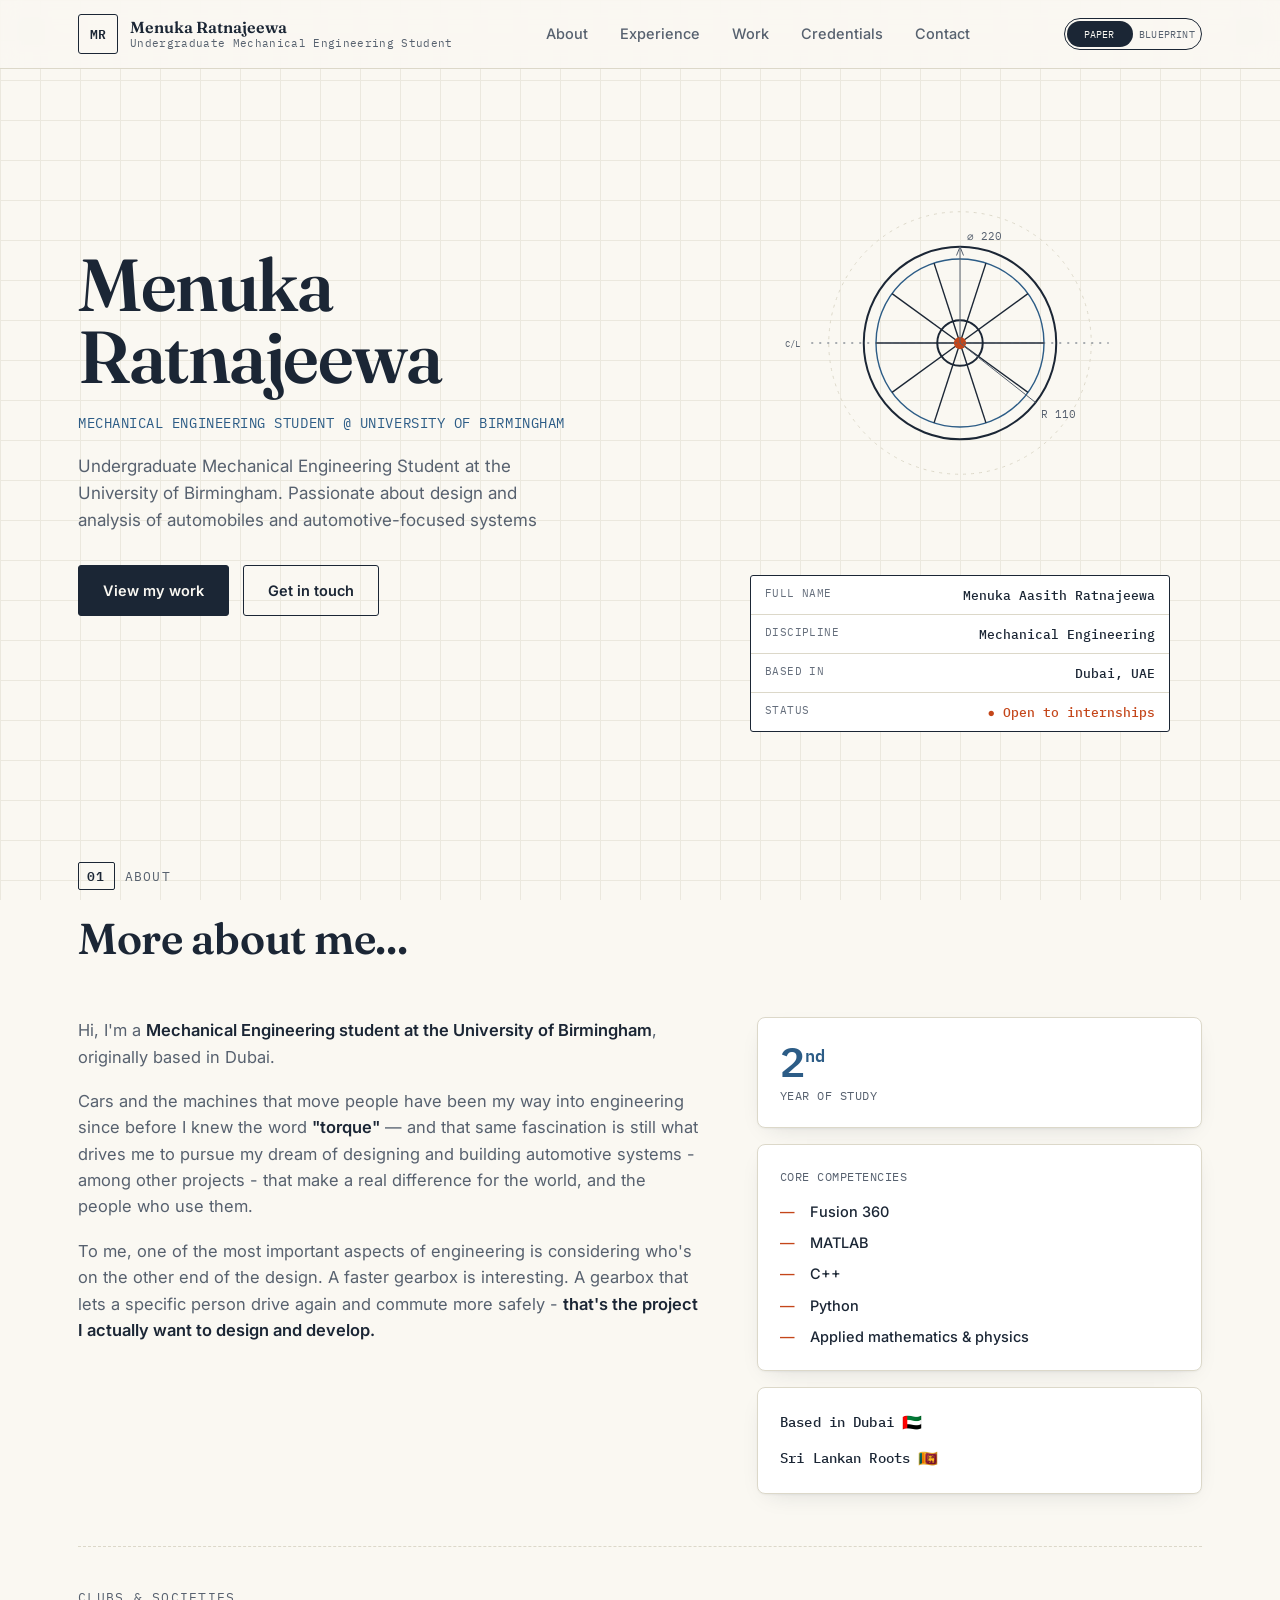
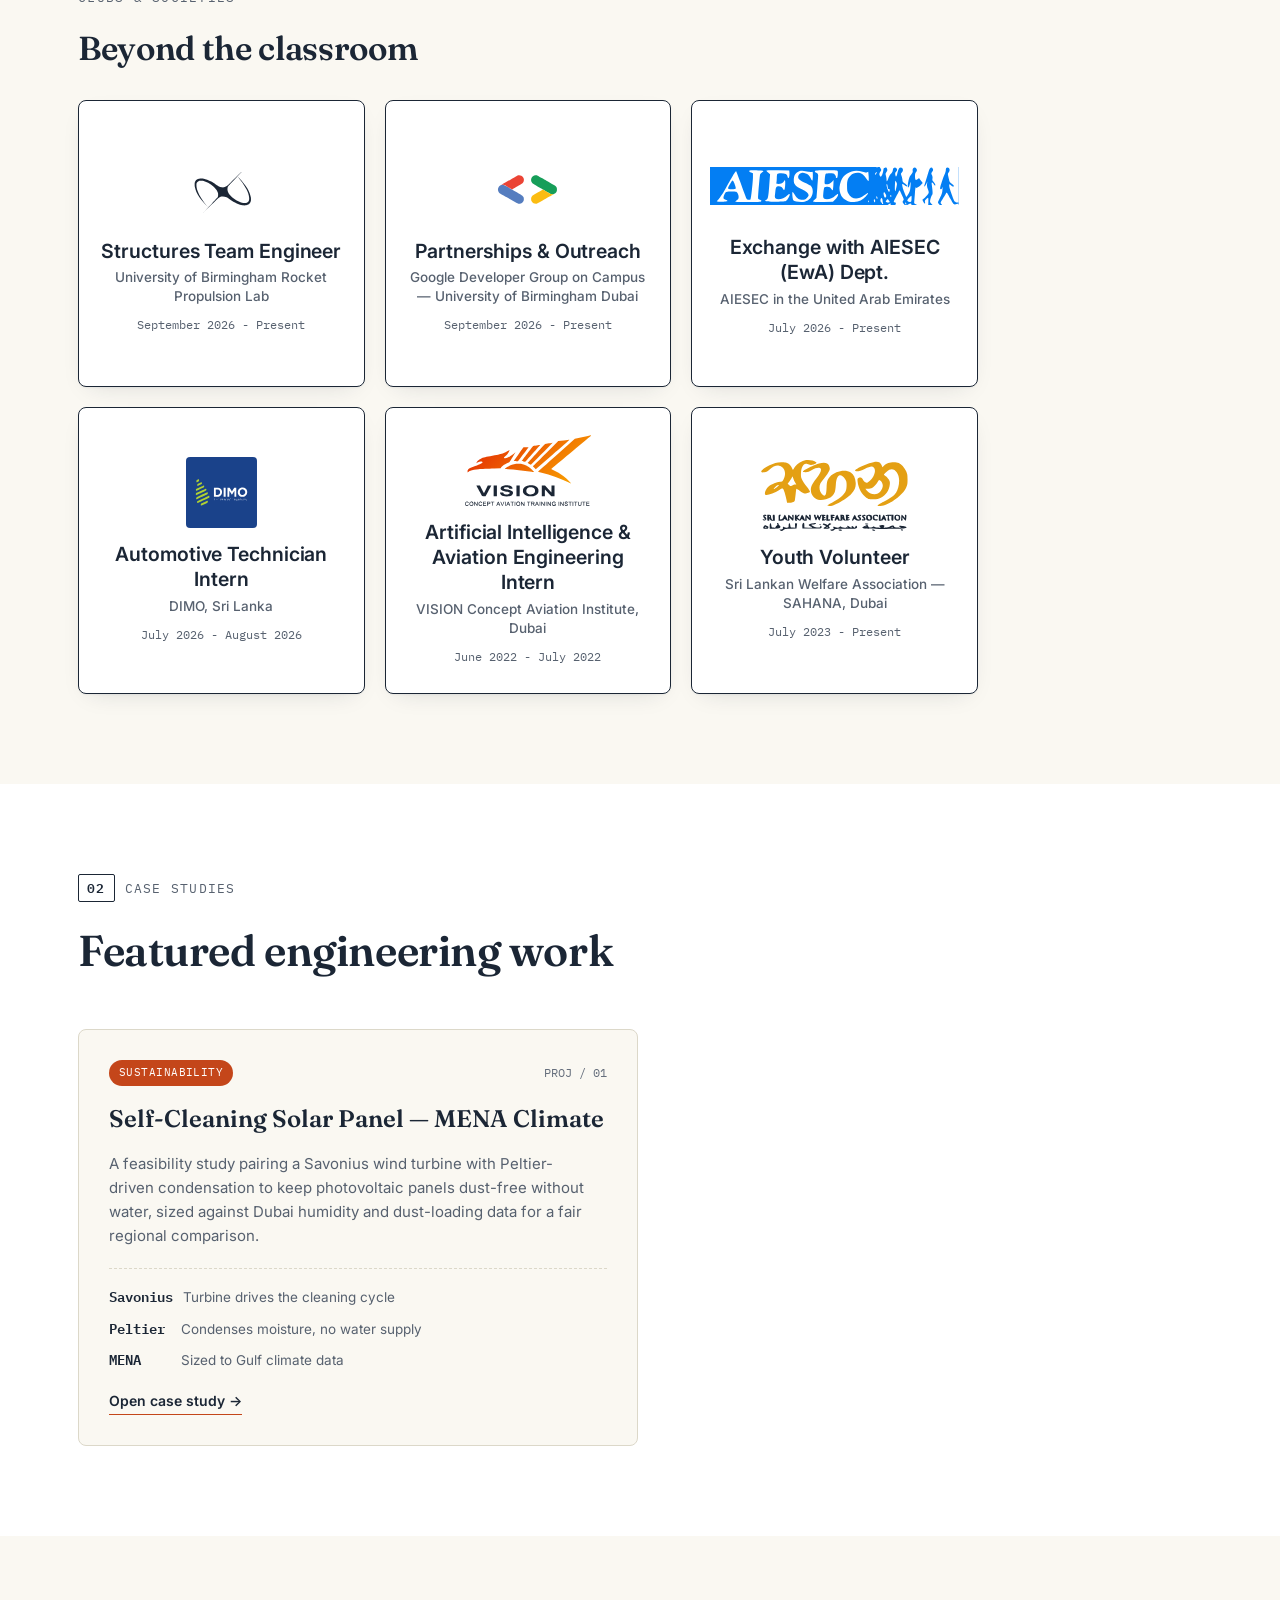
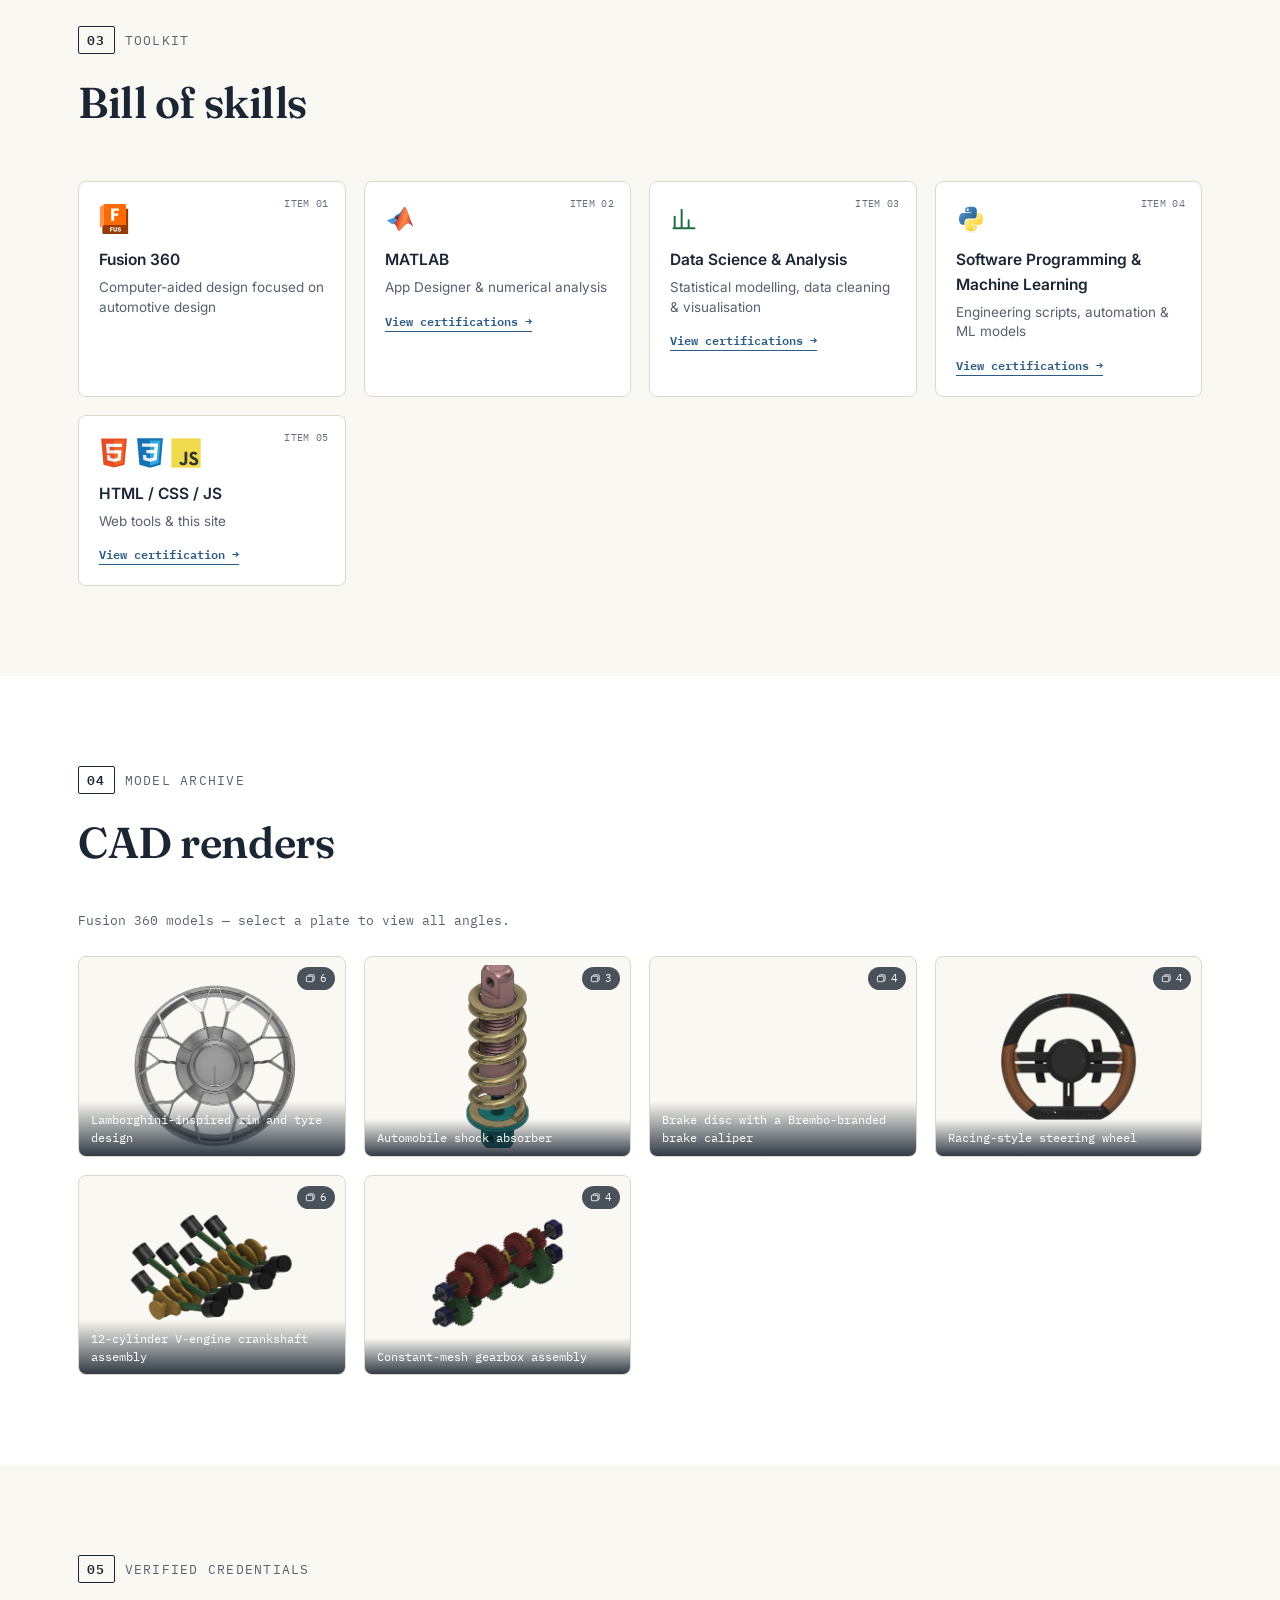
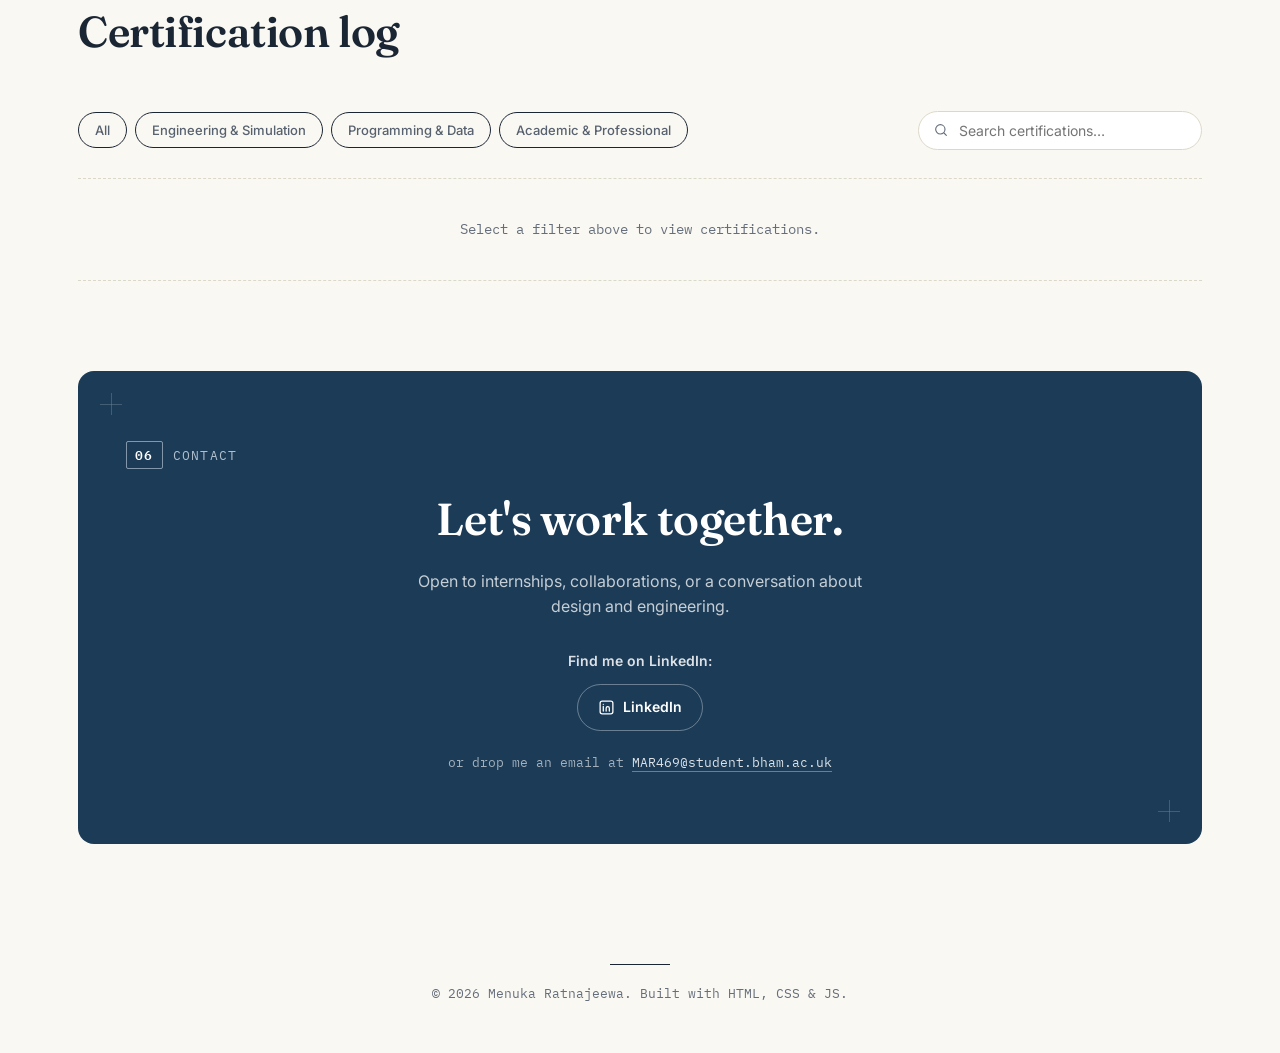
<file: index.html>
<!DOCTYPE html>
<html lang="en">
<head>
<meta charset="UTF-8">
<meta name="viewport" content="width=device-width, initial-scale=1.0">
<title>Menuka Ratnajeewa — Mechanical Engineering Portfolio</title>
<meta name="description" content="Portfolio of Menuka Ratnajeewa, Mechanical Engineering student at the University of Birmingham — automotive systems &amp; assistive design.">
<meta property="og:type" content="website">
<meta property="og:title" content="Menuka Ratnajeewa — Mechanical Engineering Portfolio">
<meta property="og:description" content="Portfolio of Menuka Ratnajeewa, Mechanical Engineering student at the University of Birmingham — automotive systems &amp; assistive design.">
<meta name="theme-color" content="#FAF8F2" id="themeColor">
<link rel="icon" href="data:image/svg+xml,%3Csvg xmlns='http://www.w3.org/2000/svg' viewBox='0 0 32 32'%3E%3Crect x='1' y='1' width='30' height='30' rx='3' fill='%23FAF8F2' stroke='%231B2635' stroke-width='2'/%3E%3Ctext x='16' y='21' font-family='monospace' font-size='13' font-weight='700' text-anchor='middle' fill='%231B2635'%3EMR%3C/text%3E%3C/svg%3E">

<!-- Apply saved / system theme before first paint (prevents a light-theme flash) and
     flag JS availability so scroll-reveal content is never hidden when scripts fail. -->
<script>
(function(){
  var d = document.documentElement, t = null;
  d.classList.add("js");
  try{ t = localStorage.getItem("theme"); }catch(e){}
  if(t !== "dark" && t !== "light"){
    t = (window.matchMedia && matchMedia("(prefers-color-scheme: dark)").matches) ? "dark" : "light";
  }
  d.setAttribute("data-theme", t);
  var m = document.getElementById("themeColor");
  if(m) m.setAttribute("content", t === "dark" ? "#0E2A44" : "#FAF8F2");
})();
</script>

<link rel="preconnect" href="https://fonts.googleapis.com">
<link rel="preconnect" href="https://fonts.gstatic.com" crossorigin>
<link href="https://fonts.googleapis.com/css2?family=Fraunces:opsz,wght@9..144,500;9..144,600&family=Inter:wght@400;500;600;700&family=IBM+Plex+Mono:wght@400;500;600&display=swap" rel="stylesheet">
<link rel="stylesheet" href="styles.css">
</head>
<body>

<a class="skip-link" href="#top">Skip to content</a>

<!-- REGISTRATION MARKS (decorative print/drafting motif) -->
<span class="regmark regmark--tl" aria-hidden="true"></span>
<span class="regmark regmark--tr" aria-hidden="true"></span>

<!-- NAV / SHEET HEADER -->
<header class="topbar">
  <div class="topbar__inner">
    <a href="#top" class="brand">
      <span class="brand__stamp">MR</span>
      <span class="brand__text">
        <strong>Menuka Ratnajeewa</strong>
        <em>Undergraduate Mechanical Engineering Student</em>
      </span>
    </a>
    <nav class="navlinks" id="navlinks" aria-label="Primary">
      <a href="#about" data-nav>About</a>
      <a href="#clubs" data-nav>Experience</a>
      <a href="#projects" data-nav>Work</a>
      <a href="#certifications" data-nav>Credentials</a>
      <a href="#contact" data-nav>Contact</a>
    </nav>
    <button class="navtoggle" id="navToggle" type="button" aria-label="Toggle navigation" aria-expanded="false" aria-controls="navlinks">
      <span></span><span></span><span></span>
    </button>
    <button class="themetoggle" id="themeToggle" type="button" aria-label="Toggle blueprint mode" aria-pressed="false">
      <span class="themetoggle__track">
        <span class="themetoggle__label themetoggle__label--paper">Paper</span>
        <span class="themetoggle__label themetoggle__label--blue">Blueprint</span>
        <span class="themetoggle__knob"></span>
      </span>
    </button>
  </div>
</header>

<main id="top">

  <!-- HERO -->
  <section class="hero" id="hero" aria-labelledby="hero-title">
    <div class="hero__inner">
      <div class="hero__copy">
        <h1 class="hero__name" id="hero-title">Menuka<br>Ratnajeewa</h1>
        <p class="hero__role">Mechanical Engineering Student @ University of Birmingham</p>
        <p class="hero__sub">Undergraduate Mechanical Engineering Student at the University of Birmingham. Passionate about design and analysis of automobiles and automotive-focused systems</p>
        <div class="hero__cta">
          <a href="#projects" class="btn btn--primary">View my work</a>
          <a href="#contact" class="btn btn--ghost">Get in touch</a>
        </div>
      </div>

      <div class="hero__figure">
        <svg class="techdraw" id="techdraw" viewBox="0 0 480 480" role="img" aria-label="Technical line drawing of a wheel with dimension callouts">
          <circle cx="240" cy="240" r="150" class="td-construction"/>
          <circle cx="240" cy="240" r="110" class="td-rim"/>
          <circle cx="240" cy="240" r="96" class="td-rim td-rim--inner"/>
          <g id="spokes"></g>
          <circle cx="240" cy="240" r="26" class="td-hub"/>
          <circle cx="240" cy="240" r="7" class="td-hub-bolt"/>

          <g class="td-dim">
            <line x1="240" y1="240" x2="240" y2="130"/>
            <path d="M236 140 L240 130 L244 140" fill="none"/>
            <text x="248" y="122" class="td-label">⌀ 220</text>
          </g>
          <g class="td-dim">
            <line x1="240" y1="240" x2="326.4" y2="308"/>
            <text x="332" y="326" class="td-label">R 110</text>
          </g>
          <g class="td-dim">
            <line x1="70" y1="240" x2="410" y2="240" stroke-dasharray="2 6"/>
            <text x="40" y="244" class="td-label td-label--sm">C/L</text>
          </g>
        </svg>

        <div class="titleblock">
          <div class="titleblock__row">
            <span class="titleblock__k">Full Name</span>
            <span class="titleblock__v">Menuka Aasith Ratnajeewa</span>
          </div>
          <div class="titleblock__row">
            <span class="titleblock__k">Discipline</span>
            <span class="titleblock__v">Mechanical Engineering</span>
          </div>
          <div class="titleblock__row">
            <span class="titleblock__k">Based in</span>
            <span class="titleblock__v">Dubai, UAE</span>
          </div>
          <div class="titleblock__row">
            <span class="titleblock__k">Status</span>
            <span class="titleblock__v titleblock__v--live">Open to internships</span>
          </div>
        </div>
      </div>
    </div>
  </section>

  <!-- ABOUT -->
  <section class="section" id="about" aria-labelledby="about-title">
    <div class="section__head">
      <p class="eyebrow"><span class="eyebrow__index">01</span>About</p>
      <h2 class="section__title" id="about-title">More about me...</h2>
    </div>

    <div class="about__grid">
      <div class="about__text reveal">
        <p>Hi, I'm a <strong>Mechanical Engineering student at the University of Birmingham</strong>, originally based in Dubai.</p>

        <p>Cars and the machines that move people have been my way into engineering since before I knew the word
          <strong>"torque"</strong> — and that same fascination is still what drives me to pursue my dream of designing and
          building automotive systems - among other projects - that make a real difference for the world, and the people
          who use them.</p>

        <p>To me, one of the most important aspects of engineering is considering who's on the other end of the design.
          A faster gearbox is interesting. A gearbox that lets a specific person drive again and commute more
          safely - <strong>that's the project I actually want to design and develop.</strong></p>
      </div>

      <div class="about__specs reveal">
        <div class="speccard">
          <span class="speccard__num">2<sup>nd</sup></span>
          <span class="speccard__label">Year of study</span>
        </div>
        <div class="speccard speccard--wide">
          <span class="speccard__label speccard__label--top">Core competencies</span>
          <ul class="speccard__list">
            <li>Fusion 360</li>
            <li>MATLAB</li>
            <li>C++</li>
            <li>Python</li>
            <li>Applied mathematics &amp; physics</li>
          </ul>
        </div>
        <div class="speccard speccard--origin">
          <span class="speccard__origin-line">Based in Dubai <span aria-hidden="true">🇦🇪</span></span>
          <span class="speccard__origin-line">Sri Lankan Roots<span aria-hidden="true">🇱🇰</span></span>
        </div>
      </div>
    </div>


    <div class="involvement reveal" id="clubs">
      <div class="involvement__head">
        <p class="eyebrow">Clubs &amp; societies</p>
        <h3 class="section__title involvement__title">Beyond the classroom</h3>
      </div>
      <div class="involvement__grid">
        <div class="involvement__item">
          <span class="involvement__icon involvement__icon--rpl">
            <svg viewBox="0 0 918 798" xmlns="http://www.w3.org/2000/svg" aria-hidden="true"><g transform="translate(0,798) scale(0.1,-0.1)"><path d="M6664 5837 c-459 -460 -1110 -1103 -1273 -1255 -90 -84 -197 -176
-238 -204 -199 -134 -381 -179 -581 -144 -113 20 -236 65 -356 130 -49 27
-166 101 -260 165 -344 232 -408 273 -548 347 -313 166 -636 294 -846 334
-140 27 -271 34 -389 20 -205 -22 -352 -81 -462 -185 -76 -72 -117 -140 -153
-255 -20 -66 -23 -94 -23 -245 0 -138 5 -190 23 -277 73 -342 202 -663 386
-963 126 -203 311 -453 505 -680 144 -168 343 -384 457 -495 l107 -105 -118
145 c-350 432 -654 876 -847 1240 -138 260 -239 533 -284 768 -21 107 -26 170
-27 287 -1 128 2 160 21 214 42 128 127 215 257 263 52 20 79 23 210 23 176 0
249 -13 465 -85 480 -158 987 -511 1260 -878 91 -122 172 -277 201 -388 17
-62 22 -107 21 -209 0 -100 -5 -148 -21 -209 -23 -88 -14 -75 -240 -316 -80
-86 -175 -187 -210 -225 -35 -39 -132 -142 -216 -230 -83 -88 -223 -236 -310
-330 -87 -93 -258 -276 -379 -405 -121 -129 -240 -257 -265 -285 -25 -27 161
155 414 406 980 970 1167 1150 1280 1231 87 63 229 131 318 153 40 9 108 16
165 16 132 0 262 -34 412 -108 68 -34 227 -132 389 -241 151 -101 302 -201
336 -222 79 -48 370 -195 495 -250 198 -88 393 -149 555 -175 127 -21 319 -19
430 4 113 23 225 66 298 115 106 71 184 183 222 321 9 33 19 116 22 185 4 91
1 155 -11 235 -51 330 -188 700 -373 1008 -140 235 -329 492 -557 757 -187
217 -473 522 -509 542 -11 5 15 -30 55 -79 189 -225 433 -553 593 -797 135
-205 223 -354 310 -527 175 -345 260 -617 287 -921 15 -166 2 -264 -47 -365
-60 -121 -162 -191 -319 -220 -243 -43 -656 69 -1037 282 -135 75 -292 180
-409 273 -128 101 -321 297 -403 407 -37 50 -92 140 -122 200 -92 183 -121
350 -91 522 9 50 24 112 33 137 18 45 65 98 403 456 81 85 286 304 456 486
170 181 404 431 520 555 199 211 270 290 262 289 -1 -1 -111 -110 -244 -243z" fill="currentColor"/></g></svg>
          </span>
          <span class="involvement__body">
            <span class="involvement__role">Structures Team Engineer</span>
            <span class="involvement__org">University of Birmingham Rocket Propulsion Lab</span>
            <span class="involvement__date">September 2026 - Present</span>
          </span>
        </div>

        <div class="involvement__item">
          <span class="involvement__icon involvement__icon--gdg">
            <svg viewBox="0 0 447 447" xmlns="http://www.w3.org/2000/svg" aria-hidden="true"><g transform="translate(0,447) scale(0.1,-0.1)"><path d="M2709 3129 c-26 -4 -64 -15 -85 -25 -58 -28 -120 -96 -144 -162 -30
-78 -24 -169 15 -240 15 -28 39 -62 54 -76 14 -14 64 -47 111 -74 47 -27 130
-75 185 -107 55 -32 156 -90 225 -130 69 -40 202 -116 295 -170 290 -168 319
-183 368 -196 104 -26 230 18 298 104 21 26 43 65 49 85 14 51 12 159 -4 204
-25 71 -70 112 -208 194 -174 101 -262 153 -438 254 -80 45 -197 113 -260 150
-155 90 -259 150 -292 167 -39 20 -115 30 -169 22z" fill="#169E59"/><path d="M584 2519 c-53 -15 -127 -71 -161 -122 -70 -105 -65 -242 13 -345 30
-38 73 -67 259 -174 72 -41 191 -110 265 -153 145 -84 324 -187 514 -296 65
-37 134 -73 154 -80 45 -15 124 -15 179 0 59 16 133 78 168 142 27 48 30 63
30 139 0 71 -4 93 -25 134 -14 27 -44 65 -66 85 -38 32 -272 171 -913 538
-118 68 -231 128 -250 133 -43 12 -125 12 -167 -1z" fill="#557DBF"/><path d="M3130 2191 c-185 -108 -347 -201 -447 -258 -115 -65 -157 -103 -195
-176 -18 -34 -23 -58 -23 -127 0 -77 3 -90 31 -140 35 -63 109 -125 168 -141
51 -14 138 -13 182 1 20 7 73 34 118 60 87 50 294 171 441 255 50 29 144 84
210 122 66 38 152 87 190 109 l70 39 -91 6 -90 5 -225 131 c-226 131 -265 153
-271 152 -2 0 -32 -17 -68 -38z" fill="#FBBC12"/><path d="M1690 3133 c-55 -7 -104 -26 -187 -75 -238 -139 -375 -218 -668 -386
-77 -44 -162 -94 -190 -111 l-50 -31 45 5 c25 4 67 1 93 -5 28 -6 119 -51 215
-107 92 -53 201 -116 243 -140 l76 -43 49 26 c27 15 96 55 154 89 58 34 155
90 215 125 200 115 224 131 250 162 45 53 68 109 72 178 4 50 0 78 -17 122
-24 65 -85 134 -143 161 -41 20 -117 34 -157 30z" fill="#EB4435"/></g></svg>
          </span>
          <span class="involvement__body">
            <span class="involvement__role">Partnerships &amp; Outreach</span>
            <span class="involvement__org">Google Developer Group on Campus — University of Birmingham Dubai</span>
            <span class="involvement__date">September 2026 - Present</span>
          </span>
        </div>

        <div class="involvement__item">
          <span class="involvement__icon involvement__icon--aiesec">
            <svg viewBox="0 0 469 73" xmlns="http://www.w3.org/2000/svg" aria-hidden="true">
<rect x="0" y="0" width="469" height="73" fill="#037EF3"/>
<g transform="translate(0,73) scale(0.1,-0.1)"><path d="M3138 723 c6 -2 18 -2 25 0 6 3 1 5 -13 5 -14 0 -19 -2 -12 -5z
M3218 701 c16 -29 16 -31 -6 -60 -16 -21 -21 -38 -16 -55 3 -14 11 -30 18 -35
9 -8 17 -1 30 27 10 20 21 60 25 87 5 45 9 50 33 53 23 3 30 -2 38 -24 9 -23
7 -33 -11 -58 -20 -27 -21 -34 -11 -73 7 -24 12 -57 12 -73 0 -17 4 -30 8 -30
5 0 16 25 26 56 11 35 30 68 49 85 22 20 32 40 36 71 5 36 10 44 30 46 25 4
51 -19 51 -45 0 -7 -9 -22 -21 -34 -16 -16 -20 -28 -14 -55 3 -19 10 -34 15
-34 5 0 14 19 20 43 23 98 34 122 58 125 51 7 70 -50 30 -90 -21 -21 -21 -22
-5 -69 9 -25 17 -61 17 -78 0 -25 8 -36 39 -57 22 -14 42 -32 45 -40 10 -26
-16 -26 -43 0 -15 14 -32 26 -39 26 -20 0 2 -92 45 -190 l24 -55 20 25 c42 54
56 95 61 178 3 45 3 80 1 78 -3 -2 -10 -26 -17 -52 -13 -51 -36 -72 -36 -32 0
47 21 152 37 182 9 17 26 44 39 59 18 21 22 35 17 57 -10 54 41 82 71 39 16
-23 12 -43 -13 -72 -10 -12 -15 -37 -15 -73 1 -31 6 -60 11 -65 6 -6 19 -2 37
12 16 13 31 18 34 12 4 -5 20 -26 36 -46 l28 -37 -27 -31 c-28 -35 -95 -76
-95 -59 0 5 -4 10 -9 10 -5 0 -12 -44 -15 -97 -3 -54 -9 -124 -12 -156 -6 -57
-6 -57 25 -70 17 -7 28 -16 24 -20 -3 -4 43 -7 103 -7 l110 0 3 75 c1 41 -1
75 -6 75 -4 0 -21 -12 -36 -26 -23 -21 -27 -31 -22 -55 9 -41 -11 -37 -32 6
l-17 36 51 44 c27 24 56 57 62 73 10 24 9 37 -9 83 -16 39 -20 66 -16 99 l6
45 -19 -41 c-18 -39 -41 -66 -41 -47 0 4 16 60 36 123 20 63 41 133 48 156 20
74 56 96 78 49 10 -22 8 -30 -11 -55 -20 -29 -21 -31 -5 -61 10 -21 14 -43 10
-65 -6 -27 -2 -38 24 -67 29 -34 40 -67 21 -67 -6 0 -16 12 -23 27 -7 14 -19
29 -27 31 -12 4 -13 -5 -7 -49 19 -144 19 -169 3 -187 -15 -17 -36 -88 -37
-124 0 -10 13 -31 30 -48 27 -28 35 -30 99 -30 l70 0 -24 25 c-14 13 -25 30
-25 37 0 7 18 49 40 93 35 67 42 92 45 155 2 44 1 61 -3 40 -4 -22 -14 -36
-24 -38 -12 -2 -18 3 -18 14 0 28 61 215 86 265 12 25 22 59 22 76 -1 37 8 53
31 53 42 0 55 -54 22 -96 -16 -20 -17 -30 -8 -66 5 -24 14 -60 19 -81 7 -27
19 -44 48 -63 40 -27 53 -54 26 -54 -8 0 -28 12 -43 26 -27 26 -28 26 -31 5
-2 -12 3 -43 11 -69 41 -129 79 -227 94 -244 9 -10 29 -18 45 -18 l28 0 0 335
0 335 -745 0 -744 0 17 -29z M747 664 c-14 -14 -6 -24 28 -38 l35 -15 0 -73
c-1 -88 -34 -399 -44 -416 -4 -7 -20 -12 -36 -12 -19 0 -33 7 -40 21 -6 11
-51 131 -100 266 -48 135 -92 249 -97 254 -9 9 -35 -33 -204 -336 -50 -89
-101 -167 -126 -191 -40 -40 -42 -42 -20 -47 34 -9 181 1 185 12 2 5 -13 15
-32 22 -20 7 -38 21 -41 30 -7 20 18 85 42 111 13 15 32 18 99 18 45 0 90 -3
99 -6 22 -9 45 -57 45 -96 0 -37 -6 -48 -34 -64 -11 -6 -22 -16 -24 -22 -3 -9
54 -12 226 -12 127 0 237 3 246 6 26 10 18 31 -13 37 -16 3 -30 14 -33 24 -5
18 27 410 37 450 3 12 19 30 35 40 17 9 29 22 27 28 -4 11 -249 20 -260 9z
m-277 -272 c12 -31 19 -61 16 -69 -4 -9 -26 -13 -76 -13 -83 0 -85 5 -38 89
46 83 50 86 65 65 7 -10 22 -42 33 -72z M1066 663 c-4 -4 10 -21 30 -38 l37
-32 -16 -218 c-17 -227 -24 -256 -67 -270 -12 -4 -19 -12 -17 -18 6 -18 363
-18 398 0 30 14 81 106 72 129 -4 12 -14 8 -42 -20 -46 -45 -114 -75 -168 -76
-56 0 -75 20 -69 74 3 22 8 67 11 99 8 70 27 86 86 68 27 -8 44 -21 55 -43 12
-23 18 -28 27 -19 15 15 23 181 9 181 -6 0 -14 -9 -17 -20 -9 -28 -56 -50
-106 -50 -41 0 -41 0 -35 31 3 17 6 57 6 88 0 31 4 62 9 70 7 10 29 15 74 15
76 0 114 -20 119 -61 2 -14 8 -28 15 -30 15 -5 26 48 21 102 l-3 40 -211 3
c-115 1 -214 -1 -218 -5z M1981 656 c-9 -11 -4 -18 24 -35 29 -17 35 -26 35
-53 0 -18 -7 -121 -16 -228 l-16 -195 -36 -32 c-30 -26 -34 -33 -20 -38 9 -4
95 -5 191 -3 l176 3 37 35 c39 37 69 94 58 111 -4 7 -23 -6 -48 -30 -50 -48
-100 -71 -160 -71 -66 0 -78 17 -70 98 3 37 9 83 13 102 6 33 9 35 53 38 48 3
67 -8 94 -54 7 -10 15 -16 19 -12 4 4 9 49 12 100 l4 93 -28 -33 c-30 -35 -90
-57 -124 -47 -20 7 -21 12 -14 98 4 51 12 95 19 99 6 4 42 8 79 8 59 0 71 -3
92 -24 14 -14 22 -31 19 -39 -6 -15 13 -34 23 -23 12 12 20 101 12 124 -8 22
-10 22 -213 22 -161 0 -206 -3 -215 -14z M1656 637 c-21 -12 -47 -38 -57 -57
-23 -42 -25 -129 -5 -168 22 -42 54 -66 139 -102 80 -34 127 -75 127 -112 0
-11 -15 -35 -34 -54 -29 -29 -41 -34 -82 -34 -31 0 -61 7 -81 20 -18 11 -47
44 -64 75 -17 30 -36 55 -41 55 -14 0 -2 -138 13 -157 17 -20 77 -33 150 -33
50 0 77 6 110 23 24 13 57 42 73 64 49 70 45 172 -8 222 -12 12 -61 37 -107
56 -99 41 -134 74 -125 119 8 38 23 54 62 65 37 11 95 -7 131 -41 14 -12 34
-42 44 -66 10 -24 23 -40 29 -37 5 3 10 42 10 87 0 78 -1 80 -22 75 -12 -3
-52 1 -90 8 -38 8 -84 15 -101 15 -18 0 -50 -10 -71 -23z M2673 645 c-64 -19
-127 -60 -158 -101 -36 -46 -63 -119 -71 -187 -9 -73 16 -156 61 -206 20 -21
59 -49 87 -61 43 -19 65 -22 128 -18 92 6 157 36 218 102 38 42 52 66 36 66
-3 0 -33 -20 -65 -44 -128 -96 -239 -81 -305 44 -15 27 -19 56 -19 130 0 102
11 137 64 193 38 42 74 57 134 57 69 0 109 -26 160 -103 21 -31 42 -55 47 -52
4 3 6 42 3 88 -3 45 -7 83 -8 85 -2 2 -12 -2 -22 -8 -15 -10 -33 -8 -87 9 -77
24 -141 26 -203 6z M3126 621 c-10 -11 -16 -26 -14 -33 3 -8 11 -2 23 15 21
33 15 45 -9 18z M3488 394 c-3 -42 -2 -90 1 -107 6 -28 9 -22 25 50 16 77 16
83 1 107 -10 14 -18 26 -20 26 -1 0 -5 -34 -7 -76z M3330 388 c0 -14 10 -52
22 -83 14 -38 24 -52 29 -43 5 7 9 23 9 34 0 15 -6 21 -17 20 -14 -1 -19 8
-21 39 -4 46 -22 73 -22 33z M3552 248 c-12 -24 -38 -72 -57 -107 -19 -36 -32
-68 -29 -73 3 -4 14 -8 25 -8 20 0 26 -15 9 -25 -6 -4 -5 -12 4 -21 10 -10 39
-14 102 -14 l87 0 -26 20 c-35 28 -43 57 -22 80 15 17 14 23 -26 104 -23 47
-42 86 -43 86 -1 0 -12 -19 -24 -42z M3275 240 c-7 -21 14 -90 27 -90 4 0 12
9 18 19 8 15 5 28 -11 55 -12 20 -22 36 -24 36 -2 0 -7 -9 -10 -20z M4445 219
c-10 -19 -35 -60 -56 -91 -22 -31 -39 -63 -39 -71 0 -8 7 -20 15 -27 8 -7 12
-16 9 -21 -3 -5 65 -9 155 -9 157 0 161 0 161 21 0 17 -4 20 -22 15 -75 -21
-69 -25 -128 84 -77 144 -74 141 -95 99z M3400 186 c0 -8 5 -18 10 -21 6 -3
10 3 10 14 0 12 -4 21 -10 21 -5 0 -10 -6 -10 -14z M3756 150 c-20 -22 -36
-44 -36 -48 0 -16 25 -32 51 -32 26 0 27 2 31 60 1 33 0 60 -3 60 -4 0 -23
-18 -43 -40z M3138 155 c2 -14 8 -25 13 -25 10 0 11 12 3 34 -10 25 -22 19
-16 -9z M3221 131 c-14 -25 -5 -67 16 -75 8 -3 11 -10 8 -16 -3 -5 1 -10 10
-10 13 0 15 5 10 18 -5 9 -9 32 -10 50 -2 44 -20 61 -34 33z M3090 103 c0 -10
4 -24 9 -31 7 -11 9 -11 14 2 7 19 -1 46 -14 46 -5 0 -9 -8 -9 -17z M3326 98
c-8 -12 -13 -25 -10 -30 7 -10 74 -11 74 0 0 12 -30 52 -40 52 -5 0 -16 -10
-24 -22z M2980 86 c0 -8 4 -17 8 -20 4 -2 8 4 8 15 0 10 -4 19 -8 19 -4 0 -8
-6 -8 -14z M3682 43 c2 -9 8 -18 15 -20 7 -3 9 3 6 16 -6 25 -26 28 -21 4z
M3360 20 l-35 -19 49 -1 c39 0 46 2 37 13 -6 8 -8 17 -4 20 12 13 -12 6 -47
-13z M3738 24 c-16 -8 -28 -17 -28 -19 0 -3 20 -5 45 -5 38 0 45 3 45 20 0 24
-23 26 -62 4z" fill="#ffffff"/></g>
</svg>
          </span>
          <span class="involvement__body">
            <span class="involvement__role">Exchange with AIESEC (EwA) Dept.</span>
            <span class="involvement__org">AIESEC in the United Arab Emirates</span>
            <span class="involvement__date">July 2026 - Present</span>
          </span>
        </div>

        <div class="involvement__item">
          <span class="involvement__icon involvement__icon--dimo">
            <svg viewBox="0 0 315 315" xmlns="http://www.w3.org/2000/svg" aria-hidden="true">
<rect x="0" y="0" width="315" height="315" rx="18" fill="#1A428A"/>
<g transform="translate(0,315) scale(0.1,-0.1)">
<path d="M510 2137 c-42 -21 -45 -25 -48 -65 -2 -25 1 -42 8 -42 6 0 33 11 60
25 47 24 50 27 50 65 0 46 -6 48 -70 17z M650 2014 c-14 -7 -53 -26 -87 -41
-61 -27 -63 -29 -63 -65 0 -20 4 -39 8 -42 10 -6 162 61 185 82 12 10 17 27
15 46 -3 35 -21 41 -58 20z M685 1841 c-55 -26 -133 -63 -172 -81 -72 -33 -73
-34 -73 -72 0 -28 4 -38 16 -38 9 0 53 18 97 39 45 22 114 54 152 71 39 18 78
39 88 47 20 19 24 83 5 83 -7 -1 -58 -22 -113 -49z M850 1730 c-19 -11 -62
-31 -95 -46 -33 -15 -111 -51 -174 -80 -62 -30 -117 -54 -122 -54 -4 0 -11 -5
-15 -12 -12 -18 -11 -77 1 -81 5 -2 58 19 116 47 58 28 126 60 150 70 121 53
189 89 189 101 0 7 2 19 5 27 3 7 0 21 -7 30 -12 16 -15 16 -48 -2z M859 1547
c-82 -40 -147 -71 -320 -151 -42 -20 -80 -43 -83 -52 -8 -22 -8 -62 2 -67 4
-3 34 8 67 23 33 15 90 42 128 59 37 17 97 45 135 62 37 17 91 42 119 55 37
17 55 32 59 48 7 30 2 59 -11 62 -5 1 -49 -16 -96 -39z M990 1419 c-14 -8 -62
-31 -350 -164 -69 -32 -131 -63 -138 -68 -17 -13 -10 -71 9 -75 9 -1 82 29
162 68 81 38 149 70 151 70 2 0 51 23 110 50 l106 51 0 39 c0 32 -4 40 -17 39
-10 0 -25 -4 -33 -10z M900 1189 c-19 -10 -78 -38 -130 -63 -53 -24 -101 -50
-108 -59 -11 -13 -10 -62 1 -74 8 -7 289 125 299 140 4 7 8 27 8 45 0 38 -16
41 -70 11z" fill="#B1D232"/>
<path d="M2436 1785 c-115 -41 -171 -186 -113 -296 33 -61 92 -101 161 -107
29 -2 71 1 91 8 21 7 55 28 76 47 28 26 44 51 55 91 14 47 15 64 4 110 -9 42
-22 64 -55 98 -62 61 -137 79 -219 49z m132 -85 c35 -21 62 -72 62 -115 0 -35
-24 -79 -56 -104 -50 -40 -139 -19 -169 39 -20 39 -19 105 2 141 19 32 65 58
103 59 14 0 40 -9 58 -20z M1240 1590 l0 -200 107 0 c88 0 114 4 151 21 55 27
93 84 100 149 7 71 -5 116 -41 157 -50 57 -95 73 -214 73 l-103 0 0 -200z
m229 94 c76 -63 52 -189 -40 -214 -22 -6 -55 -10 -72 -8 l-32 3 -3 123 -3 122
60 0 c49 0 65 -4 90 -26z M1670 1590 l0 -200 45 0 45 0 0 200 0 200 -45 0 -45
0 0 -200z M1840 1590 l0 -200 40 0 39 0 3 132 3 132 56 -88 56 -88 56 87 57
88 0 -132 0 -131 40 0 40 0 0 200 0 200 -44 0 -45 0 -52 -86 -51 -86 -52 86
-51 85 -47 1 -48 0 0 -200z M1252 1293 c12 -3 18 -17 21 -46 l4 -42 1 42 c2
30 7 43 20 46 9 2 -1 4 -23 4 -22 0 -32 -2 -23 -4z M1433 1293 c9 -2 25 -2 35
0 9 3 1 5 -18 5 -19 0 -27 -2 -17 -5z M1531 1253 c1 -27 3 -40 6 -30 2 9 13
17 23 17 10 0 21 4 24 9 3 4 -6 6 -19 3 -20 -3 -25 0 -25 17 0 23 19 28 38 9
8 -8 12 -8 12 -1 0 12 -23 23 -46 23 -10 0 -14 -13 -13 -47z M1611 1253 c1
-27 4 -38 6 -26 2 13 13 24 26 26 l22 4 -22 2 c-33 2 -29 29 5 34 25 4 25 4
-5 6 -33 1 -33 1 -32 -46z M1691 1253 c1 -27 3 -40 6 -30 2 9 11 17 18 17 8 0
19 -8 25 -17 11 -17 11 -17 6 1 -4 10 -1 25 5 33 9 10 9 17 2 24 -8 8 -11 6
-10 -7 1 -13 -6 -20 -20 -22 -17 -3 -23 2 -23 17 0 11 8 22 18 24 13 4 11 5
-5 6 -21 1 -23 -3 -22 -46z M1793 1293 c9 -2 23 -2 30 0 6 3 -1 5 -18 5 -16 0
-22 -2 -12 -5z M1857 1293 c-10 -10 -8 -83 2 -83 5 0 7 9 4 19 -4 15 1 20 24
24 l28 4 -27 2 c-17 0 -28 7 -28 15 0 8 12 17 28 19 l27 4 -26 2 c-14 0 -29
-2 -32 -6z M1946 1284 c-21 -20 -20 -48 1 -65 15 -13 15 -12 2 9 -10 17 -11
26 -3 40 7 9 21 17 32 16 12 0 19 3 16 8 -8 13 -31 9 -48 -8z M2033 1293 c9
-2 25 -2 35 0 9 3 1 5 -18 5 -19 0 -27 -2 -17 -5z M2137 1293 c-4 -3 -6 -25
-6 -47 1 -23 3 -33 6 -23 2 9 13 17 23 17 24 0 46 28 33 41 -8 8 -11 6 -10 -7
1 -13 -6 -20 -20 -22 -17 -3 -23 2 -23 17 0 11 8 22 18 24 14 4 14 5 1 6 -9 0
-19 -2 -22 -6z M2301 1253 c1 -27 3 -40 6 -30 2 9 11 17 18 17 8 0 19 -8 25
-17 11 -17 11 -17 6 1 -4 10 -1 25 5 33 9 10 9 17 2 24 -8 8 -11 6 -10 -7 1
-13 -6 -20 -20 -22 -17 -3 -23 2 -23 17 0 11 8 22 18 24 13 4 11 5 -5 6 -21 1
-23 -3 -22 -46z M2393 1293 c12 -3 17 -16 19 -46 l1 -42 4 40 c3 22 10 43 16
47 7 4 -4 7 -23 7 -19 -1 -27 -3 -17 -6z M2560 1283 c0 -12 3 -14 8 -7 4 7 18
14 32 17 21 4 20 4 -7 6 -25 1 -33 -3 -33 -16z M2640 1270 c0 -21 5 -30 16
-30 9 0 22 -7 28 -15 9 -13 11 -12 11 8 0 19 -4 22 -22 19 -18 -3 -23 0 -23
16 0 11 8 23 18 25 13 4 11 5 -5 6 -19 1 -23 -4 -23 -29z M1324 1270 c1 -15
66 -34 66 -19 0 5 -13 9 -29 9 -16 0 -31 6 -34 13 -2 7 -4 6 -3 -3z M2461
1248 l2 -43 6 37 6 38 24 -35 c13 -20 26 -33 28 -31 6 6 -49 76 -59 76 -5 0
-7 -19 -7 -42z M2216 1254 c-3 -9 -6 -18 -6 -20 0 -2 14 -4 30 -4 17 0 30 -5
30 -12 0 -6 3 -9 6 -6 3 4 -2 19 -11 35 -9 15 -14 20 -11 11 4 -13 0 -18 -14
-18 -13 0 -18 5 -14 15 4 8 4 15 1 15 -3 0 -8 -7 -11 -16z M1433 1253 c9 -2
23 -2 30 0 6 3 -1 5 -18 5 -16 0 -22 -2 -12 -5z M2560 1243 c0 -12 3 -14 8 -7
4 7 16 14 27 17 15 4 14 5 -7 6 -21 1 -28 -4 -28 -16z" fill="#ffffff"/>
</g>
</svg>
          </span>
          <span class="involvement__body">
            <span class="involvement__role">Automotive Technician Intern</span>
            <span class="involvement__org">DIMO, Sri Lanka</span>
            <span class="involvement__date">July 2026 - August 2026</span>
          </span>
        </div>

        <div class="involvement__item">
          <span class="involvement__icon involvement__icon--vision">
            <svg viewBox="0 0 1006 563" xmlns="http://www.w3.org/2000/svg" aria-hidden="true">
<defs>
<linearGradient id="visionGrad" x1="0%" y1="60%" x2="100%" y2="20%">
<stop offset="0%" stop-color="#E42F03"/>
<stop offset="100%" stop-color="#FAA800"/>
</linearGradient>
</defs>
<g transform="translate(0,563) scale(0.1,-0.1)">
<path d="M9369 5476 l-656 -151 -1462 -1299 c-804 -714 -1460 -1300 -1457
-1303 2 -2 98 -28 212 -58 807 -206 1602 -490 2233 -796 139 -68 198 -92 185
-77 -226 265 -520 523 -834 733 -237 158 -427 262 -648 355 -81 35 -100 46
-90 56 19 17 3127 2624 3165 2654 34 26 41 41 21 39 -7 -1 -308 -70 -669 -153z
M7821 5199 l-424 -49 -926 -919 c-509 -506 -963 -957 -1008 -1003 l-82 -83
115 -118 115 -117 1307 1142 c719 629 1320 1155 1337 1170 26 24 27 27 10 27
-11 -1 -211 -23 -444 -50z M6646 4974 l-300 -53 -37 -38 c-83 -85 -1339 -1465
-1339 -1471 0 -4 57 -38 127 -76 l127 -70 499 505 c829 840 1230 1249 1226
1253 -2 1 -139 -21 -303 -50z M5680 4799 c-204 -23 -257 -32 -271 -46 -49 -51
-918 -1188 -911 -1194 4 -3 71 -17 149 -30 125 -20 145 -22 157 -9 32 36 1132
1277 1145 1293 11 14 11 17 0 16 -8 -1 -129 -14 -269 -30z M4595 4598 c-24
-35 -199 -281 -388 -548 l-343 -485 40 -7 c23 -3 98 -7 167 -7 l127 -1 260
343 c143 188 332 438 421 555 l162 212 -201 0 -200 0 -45 -62z M3465 4398
c-85 -59 -266 -152 -394 -202 -233 -92 -368 -125 -901 -221 -505 -91 -740
-145 -874 -202 -91 -37 -218 -126 -279 -194 -51 -55 -124 -175 -115 -185 3 -2
42 18 87 45 113 67 204 95 283 88 94 -8 138 -50 105 -100 -28 -43 -289 -159
-722 -322 -143 -54 -273 -104 -290 -113 -62 -30 -118 -85 -142 -140 -21 -44
-25 -65 -21 -122 2 -38 7 -72 11 -76 4 -4 24 12 44 35 45 53 90 82 178 114
122 44 420 98 645 117 217 18 718 39 1241 52 l506 12 22 39 c35 60 167 193
242 243 60 40 249 135 382 192 44 20 55 33 160 194 161 246 369 579 365 584
-3 2 -60 -38 -128 -88 -195 -143 -368 -258 -437 -289 -153 -69 -292 -90 -332
-50 -31 31 -15 57 68 118 134 100 231 213 303 358 38 75 71 156 66 160 -2 1
-34 -20 -73 -47z M4049 3345 c-230 -36 -455 -118 -664 -243 -89 -53 -240 -167
-224 -169 8 -1 120 -7 249 -13 494 -23 1194 -98 1874 -201 109 -17 200 -28
203 -26 7 8 -215 233 -296 301 -107 90 -227 169 -339 225 -207 104 -364 142
-579 140 -76 -1 -177 -7 -224 -14z" fill="url(#visionGrad)"/>
<path d="M3125 1630 c-195 -31 -305 -117 -305 -238 0 -42 6 -58 33 -93 18 -24
58 -56 91 -75 65 -36 157 -60 374 -99 79 -14 160 -34 181 -45 47 -23 58 -55
32 -90 -29 -39 -71 -59 -155 -71 -132 -20 -269 14 -314 78 -11 16 -23 39 -27
52 -7 23 -9 24 -89 17 -44 -3 -103 -6 -129 -6 l-49 0 7 -32 c12 -56 42 -104
95 -151 87 -78 226 -116 425 -116 199 -1 332 30 419 97 60 45 96 109 96 168 0
58 -14 92 -58 137 -66 68 -138 95 -372 138 -274 50 -320 68 -306 123 4 18 19
29 53 43 36 13 75 18 158 18 92 0 117 -3 150 -21 24 -12 48 -36 60 -57 l20
-37 112 0 c61 0 118 3 127 6 33 13 9 89 -44 142 -42 42 -113 78 -192 97 -76
19 -311 27 -393 15z M5052 1630 c-151 -21 -265 -73 -353 -161 -79 -79 -103
-142 -103 -274 -1 -94 1 -105 32 -167 56 -115 168 -196 331 -240 63 -18 106
-22 251 -22 153 -1 185 2 253 22 167 48 273 125 330 241 30 61 32 72 32 171 0
93 -3 112 -27 163 -35 74 -115 152 -198 194 -100 51 -205 74 -355 78 -71 2
-158 0 -193 -5z m304 -165 c80 -23 135 -65 168 -125 25 -45 29 -66 30 -129 1
-97 -21 -156 -78 -209 -77 -71 -210 -103 -341 -82 -85 14 -139 37 -190 81 -67
59 -96 161 -75 262 6 31 21 70 33 88 32 47 89 89 149 110 67 23 232 26 304 4z
M900 1616 c0 -7 440 -819 451 -833 9 -11 41 -13 146 -11 l134 3 195 360 c107
198 210 388 229 423 l35 62 -143 0 -142 0 -152 -305 -152 -304 -29 52 c-16 29
-87 166 -158 304 l-129 253 -142 0 c-79 0 -143 -2 -143 -4z M2270 1195 l0
-425 130 0 130 0 0 425 0 425 -130 0 -130 0 0 -425z M4080 1195 l0 -426 128 3
127 3 3 423 2 422 -130 0 -130 0 0 -425z M6090 1195 l0 -426 123 3 122 3 0
268 c0 147 3 266 6 265 3 -2 118 -123 255 -270 l249 -268 128 0 127 0 0 425 0
425 -120 0 -120 0 -2 -275 -3 -274 -254 274 -253 275 -129 0 -129 0 0 -425z
M106 340 c-34 -11 -73 -45 -92 -82 -8 -15 -14 -52 -14 -83 0 -68 28 -128 73
-155 38 -24 106 -26 147 -5 34 18 70 61 70 85 0 26 -33 36 -45 14 -5 -10 -20
-28 -32 -41 -31 -32 -95 -32 -128 1 -27 27 -40 81 -32 134 13 79 109 121 161
69 13 -13 25 -28 27 -35 2 -7 13 -9 27 -6 12 4 22 9 22 13 0 3 -9 21 -20 39
-21 35 -73 63 -112 61 -13 0 -36 -5 -52 -9z M456 340 c-34 -11 -73 -45 -92
-82 -21 -40 -18 -131 6 -178 28 -54 86 -84 153 -77 26 2 61 13 75 24 15 10 37
39 50 64 19 35 22 54 18 97 -2 29 -13 67 -23 85 -21 36 -93 77 -133 76 -14 0
-38 -5 -54 -9z m103 -55 c29 -14 49 -51 52 -95 5 -58 -2 -83 -30 -111 -24 -23
-38 -29 -74 -29 -33 0 -51 6 -70 24 -14 13 -29 36 -33 51 -10 41 2 114 22 137
36 39 86 48 133 23z M1174 339 c-42 -12 -91 -69 -100 -115 -9 -48 2 -120 24
-158 35 -62 133 -85 202 -48 19 11 43 35 53 56 11 20 18 38 16 40 -2 2 -14 7
-27 10 -16 6 -24 3 -29 -11 -3 -10 -15 -28 -26 -41 -15 -16 -32 -22 -62 -22
-51 0 -80 25 -95 80 -15 54 -3 109 31 142 36 36 90 38 123 5 13 -13 25 -28 27
-35 5 -15 49 -4 49 13 0 22 -42 67 -76 81 -37 16 -64 16 -110 3z M4150 328
c-33 -17 -51 -35 -68 -68 -19 -36 -23 -57 -20 -103 5 -64 25 -98 78 -134 72
-50 182 -17 221 64 17 35 20 57 17 104 -3 38 -11 69 -24 87 -24 32 -98 72
-134 72 -14 0 -46 -10 -70 -22z m140 -53 c28 -26 43 -80 35 -130 -8 -58 -50
-95 -107 -95 -30 0 -46 7 -68 28 -35 35 -45 85 -30 141 14 54 58 84 113 77 21
-2 47 -12 57 -21z M6995 340 c-64 -20 -107 -85 -109 -165 -1 -71 28 -124 84
-152 58 -30 121 -29 180 1 l45 23 3 66 3 67 -76 0 c-73 0 -75 -1 -75 -25 0
-23 3 -25 50 -25 46 0 50 -2 50 -24 0 -13 -7 -29 -15 -36 -9 -7 -37 -15 -64
-18 -92 -8 -138 41 -129 139 7 66 38 99 99 106 35 4 50 0 72 -17 15 -12 27
-28 27 -36 0 -16 18 -18 40 -4 13 8 13 12 0 36 -8 15 -26 35 -40 45 -30 23
-103 32 -145 19z M7962 335 c-38 -17 -63 -65 -53 -103 10 -35 46 -60 116 -78
33 -9 66 -20 73 -26 6 -6 12 -19 12 -29 0 -31 -28 -49 -76 -49 -34 0 -51 6
-69 25 -14 13 -25 31 -25 40 0 16 -35 21 -45 5 -11 -18 24 -80 57 -100 26 -17
45 -20 92 -17 51 3 63 8 87 35 40 45 39 91 -1 126 -17 14 -50 30 -73 36 -84
22 -92 26 -95 50 -5 30 21 50 63 50 35 0 75 -24 75 -46 0 -8 10 -14 25 -14 17
0 25 5 25 18 0 45 -66 92 -127 92 -15 -1 -43 -7 -61 -15z M732 173 c3 -165 3
-168 25 -171 22 -3 22 -1 25 122 l3 125 85 -125 c67 -99 88 -124 105 -122 19
3 20 11 23 171 l2 167 -24 0 -25 0 -3 -119 -3 -119 -80 119 c-70 103 -84 118
-108 119 l-27 0 2 -167z M1432 173 l3 -168 123 -3 122 -3 0 26 0 25 -100 0
-100 0 0 55 0 55 90 0 c83 0 90 2 90 20 0 17 -8 19 -87 22 l-88 3 -3 42 -3 42
98 3 c90 3 98 5 98 23 0 19 -8 20 -123 23 l-122 3 2 -168z M1752 173 l3 -168
25 0 c24 0 25 3 28 66 l3 67 76 4 c67 3 78 6 99 31 17 20 24 40 24 68 0 31 -7
47 -29 70 -29 28 -32 29 -130 29 l-101 0 2 -167z m198 98 c28 -53 -1 -81 -81
-81 l-59 0 0 50 0 50 65 0 c53 0 66 -3 75 -19z M2050 315 c0 -24 3 -25 55 -25
l54 0 3 -142 c3 -135 4 -143 23 -143 19 0 20 8 23 143 l3 142 54 0 c52 0 55 1
55 25 l0 25 -135 0 -135 0 0 -25z M2603 323 c-3 -10 -32 -85 -64 -166 -45
-117 -54 -149 -43 -154 26 -10 41 5 60 56 l18 51 63 0 63 0 25 -56 c21 -47 28
-55 47 -52 14 2 22 9 20 18 -2 8 -31 84 -65 168 -59 145 -62 152 -89 152 -18
0 -31 -6 -35 -17z m72 -140 c6 -21 3 -23 -38 -23 l-44 0 21 61 21 60 16 -38
c9 -21 20 -48 24 -60z M2814 323 c3 -10 33 -85 65 -168 53 -134 61 -150 82
-150 21 0 30 15 75 125 27 69 58 144 67 168 l17 42 -28 0 c-26 0 -30 -6 -77
-134 -28 -74 -52 -132 -54 -130 -3 3 -26 62 -51 132 -42 119 -47 127 -73 130
-24 3 -28 0 -23 -15z M3172 173 c3 -166 3 -168 26 -171 l22 -3 0 170 0 171
-25 0 -25 0 2 -167z M3393 323 c-3 -10 -32 -85 -64 -166 -45 -117 -54 -149
-43 -154 26 -10 41 5 60 56 l18 51 63 0 63 0 25 -56 c21 -47 28 -55 47 -52 14
2 22 9 20 18 -2 8 -31 84 -65 168 -59 145 -62 152 -89 152 -18 0 -31 -6 -35
-17z m72 -140 c6 -21 3 -23 -38 -23 l-44 0 21 61 21 60 16 -38 c9 -21 20 -48
24 -60z M3610 315 c0 -24 3 -25 55 -25 l55 0 0 -146 c0 -145 0 -145 23 -142
21 3 22 6 25 145 l3 142 52 3 c45 3 52 6 55 26 3 22 3 22 -132 22 l-136 0 0
-25z M3940 169 l0 -170 23 3 c22 3 22 5 25 171 l2 167 -25 0 -25 0 0 -171z
M4452 173 c3 -160 4 -168 23 -168 19 0 20 8 25 119 l5 118 80 -118 c66 -99 84
-119 105 -119 l25 0 0 165 c0 163 0 165 -22 168 -22 3 -22 1 -25 -120 l-3
-123 -83 123 c-69 102 -87 122 -107 122 l-25 0 2 -167z M4920 315 c0 -24 3
-25 55 -25 l55 0 0 -146 c0 -145 0 -145 23 -142 21 3 22 6 25 145 l3 142 52 3
c45 3 52 6 55 26 3 22 3 22 -132 22 l-136 0 0 -25z M5242 173 c3 -160 4 -168
23 -168 18 0 20 8 23 73 l3 72 39 0 c46 0 62 -13 114 -94 28 -44 41 -56 61
-56 14 0 25 6 25 13 0 15 -44 82 -78 120 -19 20 -22 27 -10 27 8 0 27 12 42
26 37 37 35 86 -3 125 -29 28 -32 29 -135 29 l-106 0 2 -167z m202 101 c20
-20 20 -33 -1 -56 -13 -14 -31 -18 -85 -18 l-68 0 0 45 0 45 69 0 c50 0 74 -4
85 -16z M5615 183 c-33 -87 -60 -162 -60 -168 0 -5 11 -10 24 -10 19 0 27 10
43 53 l19 52 63 0 62 0 25 -52 c17 -38 30 -54 47 -56 13 -2 22 2 22 10 0 7
-29 83 -63 168 -60 147 -65 155 -93 158 -29 3 -29 2 -89 -155z m93 -21 c-22
-2 -42 -2 -44 0 -2 2 6 30 18 62 l22 59 22 -59 22 -59 -40 -3z M5922 173 c3
-160 4 -168 23 -168 19 0 20 8 23 168 l2 167 -25 0 -25 0 2 -167z M6052 173
c3 -165 3 -168 25 -171 22 -3 22 -1 25 124 l3 127 84 -127 c68 -102 88 -126
105 -124 20 3 21 10 24 171 l2 167 -25 0 -25 0 0 -122 0 -123 -82 123 c-72
109 -84 122 -110 122 l-28 0 2 -167z M6412 173 c3 -160 4 -168 23 -168 19 0
20 8 23 168 l2 167 -25 0 -25 0 2 -167z M6550 169 l0 -170 23 3 c21 3 22 8 27
120 l5 117 75 -115 c71 -108 97 -133 120 -119 6 4 10 71 10 171 l0 164 -25 0
-25 0 0 -122 0 -123 -82 123 c-65 98 -85 122 -104 122 l-24 0 0 -171z M7422
173 c3 -166 3 -168 26 -171 l22 -3 0 170 0 171 -25 0 -25 0 2 -167z M7560 169
l0 -170 23 3 c21 3 22 8 27 122 l5 118 80 -118 c57 -85 86 -120 103 -122 l22
-3 0 170 0 171 -25 0 c-24 0 -24 0 -27 -116 l-3 -117 -78 117 c-64 96 -81 116
-102 116 l-25 0 0 -171z M8204 325 c-10 -25 6 -35 56 -35 l49 0 3 -142 c3
-140 4 -143 26 -146 22 -3 22 -3 22 142 l0 146 55 0 c52 0 55 1 55 25 l0 25
-130 0 c-105 0 -132 -3 -136 -15z M8532 173 l3 -168 25 0 25 0 3 168 2 167
-30 0 -30 0 2 -167z M8650 315 c0 -24 3 -25 55 -25 l55 0 0 -146 c0 -145 0
-145 23 -142 21 3 22 6 25 145 l3 142 52 3 c45 3 52 6 55 26 3 22 3 22 -132
22 l-136 0 0 -25z M8970 228 c0 -62 5 -130 11 -151 13 -50 57 -77 122 -77 53
0 95 19 118 54 9 14 15 62 17 154 l4 132 -25 0 -25 0 -3 -124 c-3 -105 -7
-127 -23 -145 -26 -29 -96 -29 -122 0 -16 18 -20 40 -22 145 -4 124 -4 124
-28 124 -24 0 -24 0 -24 -112z M9292 318 c3 -20 10 -23 56 -26 l52 -3 0 -140
0 -139 25 0 25 0 0 139 0 140 53 3 c45 3 52 6 55 26 3 22 3 22 -133 22 -136 0
-136 0 -133 -22z M9620 170 l0 -171 123 3 c118 3 122 4 125 25 3 23 1 23 -97
23 l-101 0 0 55 0 55 90 0 c83 0 90 1 90 20 0 19 -7 20 -90 20 l-90 0 0 45 0
45 95 0 c95 0 95 0 95 25 l0 25 -120 0 -120 0 0 -170z" fill="currentColor"/>
</g>
</svg>
          </span>
          <span class="involvement__body">
            <span class="involvement__role">Artificial Intelligence &amp; Aviation Engineering Intern</span>
            <span class="involvement__org">VISION Concept Aviation Institute, Dubai</span>
            <span class="involvement__date">June 2022 - July 2022</span>
          </span>
        </div>

        <div class="involvement__item">
          <span class="involvement__icon involvement__icon--sahana">
            <svg viewBox="0 0 272 131" xmlns="http://www.w3.org/2000/svg" aria-hidden="true">
<g transform="translate(0,131) scale(0.1,-0.1)">
<path d="M800 1301 c-75 -23 -157 -83 -185 -135 -11 -20 -22 -36 -25 -36 -3 0
-12 17 -21 39 -9 21 -33 51 -54 67 -33 25 -49 29 -116 33 -52 2 -96 -2 -135
-14 -118 -34 -277 -135 -259 -164 5 -10 22 -12 58 -7 41 4 58 13 91 45 56 55
126 85 177 76 106 -18 144 -134 84 -257 -15 -30 -25 -38 -45 -38 -48 0 -145
-31 -193 -62 -27 -17 -60 -48 -73 -67 -30 -46 -42 -100 -24 -111 32 -19 160
24 258 86 43 28 57 33 68 23 15 -13 46 -109 64 -201 l11 -58 38 0 c56 0 100
18 105 43 2 12 9 64 15 116 5 51 12 96 15 99 3 3 32 -16 65 -41 34 -27 70 -47
84 -47 26 0 87 18 100 30 5 4 -19 45 -53 90 -100 135 -114 164 -113 234 0 115
39 196 93 196 15 0 40 -6 54 -14 30 -15 93 -6 128 18 15 11 16 15 5 24 -44 37
-151 53 -217 33z m-170 -405 l22 -36 -24 0 c-13 0 -36 -9 -53 -19 -30 -18 -30
-18 -57 6 l-26 25 35 46 c19 26 40 58 45 72 10 24 10 24 23 -17 7 -23 22 -58
35 -77z m-300 -50 c0 -9 -91 -79 -96 -73 -8 8 65 77 81 77 8 0 15 -2 15 -4z
M1998 1250 c-91 -31 -193 -78 -242 -113 -25 -18 -26 -21 -11 -30 27 -15 87 0
176 43 46 22 97 40 114 40 71 0 90 -86 40 -179 -34 -62 -96 -121 -128 -121
-26 0 -61 33 -72 67 -8 28 -45 39 -75 23 -20 -11 -22 -18 -17 -69 11 -120 80
-245 161 -296 44 -27 58 -30 130 -30 69 0 90 4 138 28 91 45 154 136 165 240
5 45 2 62 -18 96 -13 23 -38 51 -56 62 -18 11 -33 24 -33 28 0 10 72 77 97 90
90 46 183 -55 183 -199 0 -85 -23 -174 -58 -225 -37 -54 -100 -99 -229 -165
-59 -30 -109 -61 -111 -67 -3 -9 12 -13 52 -13 43 0 71 7 119 31 170 86 301
199 353 304 26 54 29 70 29 155 0 83 -4 102 -28 155 -32 69 -87 131 -134 151
-43 19 -140 18 -194 -1 -24 -9 -58 -30 -76 -47 l-32 -31 -16 40 c-29 71 -89
80 -227 33z m209 -325 c13 -9 28 -33 34 -55 10 -33 9 -47 -5 -84 -10 -25 -33
-59 -52 -76 -29 -25 -43 -30 -87 -30 -62 0 -111 23 -145 68 l-25 32 47 0 c26
0 60 7 75 14 31 17 79 68 107 115 10 17 21 31 24 31 3 0 15 -7 27 -15z M1070
1244 c-30 -8 -111 -41 -178 -74 -134 -65 -151 -86 -66 -84 37 1 64 11 114 40
73 43 144 53 163 23 17 -26 -16 -98 -85 -186 -75 -97 -97 -145 -98 -206 0 -97
71 -175 169 -185 54 -5 147 18 199 50 18 11 44 39 58 63 21 36 27 63 34 154 8
112 24 161 62 185 29 18 70 -5 106 -58 28 -42 32 -57 32 -113 0 -99 -16 -140
-80 -203 -39 -39 -88 -72 -168 -113 -62 -32 -110 -63 -107 -68 4 -5 25 -9 48
-9 80 0 315 134 396 226 64 73 84 123 79 202 -5 87 -37 154 -91 190 -98 65
-288 27 -385 -77 -46 -49 -55 -81 -62 -203 -4 -92 -9 -122 -23 -135 -16 -16
-18 -16 -44 3 -58 42 -80 136 -49 207 8 18 39 61 70 97 60 68 106 146 106 178
0 39 -23 83 -51 97 -35 18 -78 18 -149 -1z" fill="#E4A014"/>
<path d="M47 293 c-13 -12 -7 -37 16 -61 l22 -25 -28 7 c-21 5 -28 3 -25 -6 3
-7 18 -13 34 -13 23 0 30 5 32 24 3 16 -4 31 -20 44 l-23 19 23 -5 c14 -3 22
0 22 9 0 8 -10 14 -23 14 -13 0 -27 -3 -30 -7z M115 245 c0 -50 2 -55 22 -55
17 0 20 5 17 23 l-5 22 17 -22 c12 -17 27 -23 53 -23 l36 0 0 55 c0 48 -2 55
-20 55 -18 0 -20 -6 -17 -52 4 -51 3 -52 -15 -35 -10 10 -18 32 -18 50 0 29
-3 32 -35 35 l-35 3 0 -56z m50 26 c3 -5 1 -12 -5 -16 -5 -3 -10 1 -10 9 0 18
6 21 15 7z M325 245 l0 -55 48 0 c35 0 47 4 47 15 0 8 7 15 15 15 9 0 18 -7
21 -15 4 -9 19 -15 40 -15 32 0 33 1 27 33 l-6 32 35 -32 c19 -18 37 -33 40
-33 3 0 8 25 10 55 2 47 0 55 -14 55 -14 0 -16 -6 -11 -32 l6 -33 -35 33 c-19
17 -37 32 -40 32 -4 0 -8 -24 -10 -52 l-4 -53 -23 53 c-13 28 -27 52 -32 52
-4 0 -13 -16 -19 -35 -11 -33 -35 -55 -59 -55 -15 0 -14 63 1 78 9 9 7 12 -12
12 -24 0 -25 -3 -25 -55z M625 245 c0 -51 2 -55 24 -55 20 0 21 2 11 15 -7 8
-8 15 -2 15 5 0 15 -7 22 -15 7 -8 23 -15 36 -15 15 0 24 6 24 15 0 8 7 15 15
15 8 0 15 -7 15 -15 0 -11 11 -15 38 -15 38 0 38 1 34 33 l-4 32 34 -33 c19
-18 37 -29 41 -26 4 4 7 29 7 56 0 41 -3 48 -19 48 -17 0 -18 -4 -11 -30 5
-16 6 -30 4 -30 -3 0 -17 14 -31 30 -13 17 -29 30 -33 30 -5 0 -10 -24 -12
-52 l-4 -53 -24 53 c-13 29 -28 51 -34 49 -5 -2 -15 -21 -23 -42 -7 -21 -15
-41 -18 -43 -2 -3 -13 6 -24 19 l-20 24 27 22 c27 23 27 23 4 23 -12 0 -25 -7
-28 -15 -4 -8 -10 -15 -15 -15 -4 0 -6 7 -3 15 4 10 0 15 -12 15 -16 0 -19 -8
-19 -55z M987 253 c9 -27 20 -52 24 -57 5 -6 14 4 20 23 l12 33 13 -32 c8 -17
18 -29 22 -26 5 3 15 26 22 51 7 25 17 45 22 45 6 0 8 -22 6 -50 l-3 -51 34 3
c19 2 36 9 39 17 3 9 -2 11 -17 6 -16 -5 -21 -2 -21 10 0 11 5 15 15 11 9 -3
15 0 15 9 0 8 -7 15 -15 15 -8 0 -15 5 -15 11 0 6 7 9 15 5 9 -3 15 0 15 9 0
11 -13 15 -50 15 -43 0 -50 -3 -50 -19 0 -30 -19 -35 -26 -6 -3 14 -10 25 -15
25 -5 0 -11 -11 -15 -25 -3 -14 -10 -25 -15 -25 -5 0 -9 11 -9 25 0 18 -5 25
-19 25 -19 0 -19 -2 -4 -47z M1205 245 l0 -55 38 0 c25 0 37 4 37 14 0 9 -7
12 -21 9 -20 -6 -21 -3 -18 41 4 41 2 46 -16 46 -18 0 -20 -7 -20 -55z M1288
245 c3 -46 7 -55 23 -55 16 0 18 5 13 26 -5 21 -3 25 11 22 10 -2 20 3 22 10
3 7 -4 12 -16 12 -12 0 -21 5 -21 11 0 6 9 9 20 6 13 -3 20 0 20 9 0 10 -12
14 -37 14 l-38 0 3 -55z M1374 245 c-21 -53 -21 -55 -3 -55 11 0 18 5 17 12
-2 6 5 14 15 16 10 2 17 -2 17 -12 0 -12 11 -16 44 -16 41 0 44 2 39 23 l-5
22 17 -23 c14 -20 24 -23 68 -20 31 2 52 8 55 17 3 9 -2 11 -17 6 -15 -4 -21
-2 -21 9 0 10 6 13 15 10 9 -4 15 0 15 10 0 9 -7 16 -15 16 -8 0 -15 5 -15 11
0 6 7 9 15 5 9 -3 15 0 15 9 0 10 -11 15 -32 15 l-33 0 3 -52 c4 -51 3 -52
-15 -35 -10 10 -18 32 -18 50 0 29 -3 32 -35 35 l-35 3 3 -51 c3 -30 0 -50 -7
-50 -5 0 -18 23 -28 50 -10 28 -22 50 -28 50 -5 0 -20 -25 -31 -55z m133 13
c-3 -8 -6 -5 -6 6 -1 11 2 17 5 13 3 -3 4 -12 1 -19z M1699 245 c-24 -51 -24
-55 -7 -55 10 0 18 7 18 15 0 8 6 15 14 15 8 0 16 -7 20 -15 4 -10 20 -15 50
-15 36 0 46 4 51 21 5 14 0 28 -17 46 l-23 25 23 -6 c16 -6 22 -3 22 8 0 21
-43 21 -60 1 -11 -13 -9 -20 9 -38 11 -13 21 -26 21 -29 0 -3 -11 -5 -25 -4
-20 1 -29 10 -41 44 -9 23 -20 42 -23 42 -4 0 -18 -25 -32 -55z M1870 285
c-11 -13 -9 -20 9 -38 11 -13 21 -27 21 -31 0 -4 -9 -4 -20 -1 -14 5 -20 2
-20 -10 0 -12 8 -16 32 -13 42 4 48 31 16 65 l-23 25 23 -6 c16 -6 22 -3 22 8
0 21 -43 21 -60 1z M1952 288 c-7 -7 -12 -26 -12 -43 0 -17 5 -36 12 -43 16
-16 70 -16 86 0 7 7 12 26 12 43 0 17 -5 36 -12 43 -7 7 -26 12 -43 12 -17 0
-36 -5 -43 -12z m66 -46 c3 -30 1 -33 -20 -30 -18 2 -24 10 -26 36 -3 30 -1
33 20 30 18 -2 24 -10 26 -36z M2070 281 c-26 -49 1 -94 53 -89 43 4 47 26 5
25 -30 -2 -33 1 -36 31 -3 28 0 32 20 32 13 0 29 -5 36 -12 9 -9 12 -7 12 10
0 19 -5 22 -40 22 -29 0 -42 -5 -50 -19z M2175 245 l0 -55 38 0 c23 0 36 4 35
12 -2 6 5 14 15 16 10 2 17 -2 17 -12 0 -9 8 -16 19 -16 19 0 18 2 -2 55 -12
30 -26 55 -30 55 -4 0 -18 -23 -29 -50 -11 -28 -23 -48 -26 -45 -3 3 -5 26 -5
50 1 36 -2 45 -15 45 -14 0 -17 -10 -17 -55z M2300 286 c0 -10 7 -12 21 -9 21
6 22 3 17 -40 -5 -45 -4 -47 19 -47 19 0 23 3 16 13 -5 6 -10 27 -12 46 -2 30
0 33 18 28 11 -2 22 0 25 7 3 6 5 -13 3 -42 -2 -46 0 -52 18 -52 18 0 20 7 20
55 l0 55 -72 0 c-56 0 -73 -3 -73 -14z M2470 281 c-14 -28 -12 -57 6 -75 18
-19 65 -21 82 -4 7 7 12 26 12 43 0 17 -5 36 -12 43 -7 7 -27 12 -45 12 -22 0
-36 -6 -43 -19z m72 -18 c2 -10 2 -26 0 -36 -3 -12 -12 -17 -26 -15 -16 2 -22
11 -24 36 -3 28 0 32 22 32 15 0 26 -7 28 -17z M2590 261 c0 -22 -3 -46 -6
-55 -4 -11 0 -16 13 -16 16 0 19 5 15 32 l-5 31 31 -34 c17 -19 32 -32 35 -29
2 3 7 29 9 58 4 44 2 52 -12 52 -13 0 -16 -7 -13 -32 l4 -33 -28 33 c-15 18
-31 32 -35 32 -5 0 -8 -18 -8 -39z M173 143 c-8 -3 -13 -24 -13 -54 l0 -50 91
3 c76 3 94 6 103 21 9 15 7 22 -12 37 -13 11 -21 24 -18 29 3 5 -1 11 -9 15
-17 6 -30 -10 -14 -19 7 -5 3 -12 -10 -22 -12 -8 -21 -21 -21 -29 0 -10 -10
-14 -37 -12 -36 3 -38 5 -43 44 -3 27 -9 39 -17 37z M523 143 c-8 -3 -13 -21
-13 -44 0 -38 -1 -39 -34 -39 -19 0 -38 5 -41 10 -3 6 -13 10 -21 10 -11 0
-13 -6 -9 -20 5 -15 1 -22 -17 -29 -13 -4 -30 -6 -38 -3 -13 5 -13 3 -1 -11
18 -23 44 -21 66 3 15 17 33 20 129 22 l111 3 6 45 c4 25 6 46 5 47 0 0 -10 3
-21 5 -18 3 -20 -2 -17 -40 l3 -43 -43 3 c-42 3 -43 4 -48 44 -3 27 -9 39 -17
37z M771 136 c-7 -8 -11 -32 -9 -53 l3 -38 175 0 c162 0 175 1 178 19 2 10 -1
23 -7 29 -9 9 -13 6 -17 -10 -5 -18 -13 -22 -47 -21 -40 0 -117 34 -117 51 0
4 15 7 34 7 18 0 39 7 46 15 11 13 6 14 -36 9 -60 -8 -94 -20 -94 -33 0 -6 16
-18 35 -27 19 -9 35 -18 35 -20 0 -3 -34 -4 -75 -3 l-75 1 0 44 c0 24 -4 44
-9 44 -5 0 -14 -6 -20 -14z M1246 128 c-15 -22 -17 -22 -45 -5 -35 21 -61 22
-61 3 0 -7 14 -16 30 -19 34 -7 39 -23 11 -32 -11 -3 -22 -12 -25 -20 -4 -12
5 -15 49 -15 55 0 76 13 56 33 -6 6 -11 14 -11 19 0 4 12 14 27 21 26 14 26
15 5 26 -17 9 -23 8 -36 -11z m-11 -58 c3 -5 -3 -10 -15 -10 -12 0 -18 5 -15
10 3 6 10 10 15 10 5 0 12 -4 15 -10z M1920 130 c0 -5 14 -10 30 -10 17 0 30
5 30 10 0 6 -13 10 -30 10 -16 0 -30 -4 -30 -10z M1075 120 c-3 -5 3 -10 15
-10 12 0 18 5 15 10 -3 6 -10 10 -15 10 -5 0 -12 -4 -15 -10z M55 94 c-8 -9
-15 -24 -15 -35 0 -16 7 -19 44 -19 31 0 46 5 50 16 3 9 4 19 1 24 -3 4 -18
13 -35 18 -23 9 -33 8 -45 -4z m50 -24 c3 -5 -3 -10 -14 -10 -12 0 -21 5 -21
10 0 6 6 10 14 10 8 0 18 -4 21 -10z M1913 90 c-24 -11 -43 -23 -43 -28 0 -6
15 -12 33 -16 32 -6 430 -10 587 -6 113 2 193 13 197 25 4 12 -112 36 -134 28
-11 -5 -8 -9 13 -19 27 -12 24 -13 -38 -12 -56 0 -67 3 -71 19 -3 11 -13 19
-24 19 -10 0 -34 -8 -53 -18 -19 -11 -55 -20 -79 -20 -37 -2 -42 0 -31 13 6 8
9 19 5 25 -8 13 -65 13 -85 0 -13 -8 -12 -11 5 -24 19 -14 16 -15 -38 -14 -39
0 -60 5 -66 15 -7 13 -10 13 -23 0 -8 -9 -30 -15 -48 -15 -23 1 -35 7 -43 25
-5 12 -13 23 -16 22 -3 0 -25 -9 -48 -19z m34 -16 c-3 -3 -12 -4 -19 -1 -8 3
-5 6 6 6 11 1 17 -2 13 -5z m488 -4 c3 -5 -3 -10 -15 -10 -12 0 -18 5 -15 10
3 6 10 10 15 10 5 0 12 -4 15 -10z M1595 91 c-3 -6 -3 -16 0 -22 11 -16 -97
-9 -117 9 -16 13 -18 13 -24 -2 -4 -11 -17 -16 -38 -15 -17 1 -41 6 -53 12
-27 12 -41 3 -24 -17 9 -11 6 -16 -18 -24 -16 -6 -33 -7 -37 -4 -3 4 -5 0 -2
-8 7 -23 44 -24 67 -1 20 20 32 21 216 21 180 0 195 1 204 19 8 14 7 22 -5 32
-13 10 -16 9 -21 -9 -3 -12 -9 -22 -13 -22 -4 0 -15 9 -25 20 -19 21 -40 17
-31 -6 8 -21 -25 -17 -50 7 -14 13 -24 17 -29 10z M1432 18 c5 -15 57 -18 61
-3 1 6 -13 11 -32 13 -24 3 -32 0 -29 -10z M2052 18 c3 -7 17 -14 32 -15 37
-3 29 21 -8 25 -20 3 -27 0 -24 -10z M2580 21 c0 -11 26 -22 34 -14 12 12 5
23 -14 23 -11 0 -20 -4 -20 -9z" fill="currentColor"/>
</g>
</svg>
          </span>
          <span class="involvement__body">
            <span class="involvement__role">Youth Volunteer</span>
            <span class="involvement__org">Sri Lankan Welfare Association — SAHANA, Dubai</span>
            <span class="involvement__date">July 2023 - Present</span>
          </span>
        </div>
      </div>
    </div>
  </section>

  <!-- FEATURED PROJECTS -->
  <section class="section section--alt" id="projects" aria-labelledby="projects-title">
    <div class="section__head">
      <p class="eyebrow"><span class="eyebrow__index">02</span>Case studies</p>
      <h2 class="section__title" id="projects-title">Featured engineering work</h2>
    </div>

    <div class="casegrid casegrid--single">
      <article class="casecard reveal">
        <div class="casecard__top">
          <span class="casecard__tag casecard__tag--coral">Sustainability</span>
          <span class="casecard__ref">PROJ / 01</span>
        </div>
        <h3 class="casecard__title">Self-Cleaning Solar Panel — MENA Climate</h3>
        <p class="casecard__body">A feasibility study pairing a Savonius wind turbine with Peltier-driven
          condensation to keep photovoltaic panels dust-free without water, sized against Dubai humidity
          and dust-loading data for a fair regional comparison.</p>
        <ul class="casecard__facts">
          <li><span>Savonius</span>Turbine drives the cleaning cycle</li>
          <li><span>Peltier</span>Condenses moisture, no water supply</li>
          <li><span>MENA</span>Sized to Gulf climate data</li>
        </ul>
        <a href="assets/reports/solar-panel-feasibility-study.pdf" class="casecard__link" target="_blank" rel="noopener noreferrer">Open case study →</a>
      </article>
    </div>
  </section>

  <!-- SKILLS -->
  <section class="section" id="skills" aria-labelledby="skills-title">
    <div class="section__head">
      <p class="eyebrow"><span class="eyebrow__index">03</span>Toolkit</p>
      <h2 class="section__title" id="skills-title">Bill of skills</h2>
    </div>

    <div class="skillsgrid" id="skillsGrid">
      <!-- injected by script.js from TOOLS data -->
    </div>
  </section>

  <!-- CAD RENDERS -->
  <section class="section section--alt" id="renders" aria-labelledby="renders-title">
    <div class="section__head">
      <p class="eyebrow"><span class="eyebrow__index">04</span>Model archive</p>
      <h2 class="section__title" id="renders-title">CAD renders</h2>
    </div>

    <p class="section__note" id="cadNote">Fusion 360 models — select a plate to view all angles.</p>
    <div class="cadalbum" id="cadAlbum" aria-describedby="cadNote">
      <!-- injected by script.js -->
    </div>

  </section>

  <!-- CERTIFICATIONS -->
  <section class="section" id="certifications" aria-labelledby="certs-title">
    <div class="section__head">
      <p class="eyebrow"><span class="eyebrow__index">05</span>Verified credentials</p>
      <h2 class="section__title" id="certs-title">Certification log</h2>
    </div>

    <div class="cert-controls">
      <div class="cert-tabs" role="group" aria-label="Filter certifications by category">
        <button class="cert-tab" type="button" data-category="all" aria-pressed="false">All</button>
        <button class="cert-tab" type="button" data-category="engineering" aria-pressed="false">Engineering &amp; Simulation</button>
        <button class="cert-tab" type="button" data-category="programming" aria-pressed="false">Programming &amp; Data</button>
        <button class="cert-tab" type="button" data-category="academic" aria-pressed="false">Academic &amp; Professional</button>
      </div>
      <div class="cert-search">
        <svg viewBox="0 0 24 24" fill="none" aria-hidden="true"><circle cx="11" cy="11" r="7" stroke="currentColor" stroke-width="1.7"/><path d="M20 20l-3.5-3.5" stroke="currentColor" stroke-width="1.7" stroke-linecap="round"/></svg>
        <input type="search" id="certSearch" placeholder="Search certifications…" aria-label="Search certifications" autocomplete="off">
      </div>
    </div>

    <div class="certlist" id="certList" aria-live="polite">
      <!-- injected dynamically on filter selection or search -->
    </div>
  </section>

  <!-- CONTACT -->
  <section class="section" id="contact" aria-labelledby="contact-title">
    <div class="contactcard">
      <span class="regmark regmark--card-tl" aria-hidden="true"></span>
      <span class="regmark regmark--card-br" aria-hidden="true"></span>
      <p class="eyebrow eyebrow--onDark"><span class="eyebrow__index">06</span>Contact</p>
      <h2 class="contactcard__title" id="contact-title">Let's work together.</h2>
      <p class="contactcard__sub">Open to internships, collaborations, or a conversation about design and engineering.</p>
      <p class="contactcard__prompt">Find me on LinkedIn:</p>
      <div class="contactcard__links">
        <a href="https://www.linkedin.com/in/menukaratnajeewa/" target="_blank" rel="noopener noreferrer" class="iconbtn" aria-label="LinkedIn">
          <svg viewBox="0 0 24 24" fill="none"><rect x="3" y="3" width="18" height="18" rx="3" stroke="currentColor" stroke-width="1.8"/><path d="M7.5 10.5V17M7.5 7.5v.01M11.5 17v-4c0-1.4 1-2.3 2.3-2.3S16 11.6 16 13v4" stroke="currentColor" stroke-width="1.8" stroke-linecap="round"/></svg>
          <span>LinkedIn</span>
        </a>
      </div>
      <p class="contactcard__email">or drop me an email at <a href="mailto:MAR469@student.bham.ac.uk">MAR469@student.bham.ac.uk</a></p>
    </div>
  </section>

</main>

<footer class="footer">
  <span class="footer__rule" aria-hidden="true"></span>
  <p>&copy; <span id="year"></span> Menuka Ratnajeewa. Built with HTML, CSS &amp; JS.</p>
</footer>

<!-- Full-screen certificate viewer (kept outside <main> so it stacks above the sticky header and can make the page inert) -->
<div class="certviewer" id="certViewer" role="dialog" aria-modal="true" aria-labelledby="certViewerTitle" aria-hidden="true">
  <div class="certviewer__bar">
    <span class="certviewer__title" id="certViewerTitle"></span>
  </div>
  <button class="certviewer__nav certviewer__nav--prev" id="certViewerPrev" type="button" aria-label="Previous certificate">‹</button>
  <button class="certviewer__nav certviewer__nav--next" id="certViewerNext" type="button" aria-label="Next certificate">›</button>
  <button class="certviewer__close" id="certViewerClose" type="button" aria-label="Close certificate viewer">&times;</button>
  <iframe class="certviewer__frame" id="certViewerFrame" title="Certificate viewer" src="about:blank"></iframe>
  <span class="certviewer__countbadge" id="certViewerCount"></span>
</div>

<!-- Full-screen CAD viewer (images and animation clips) -->
<div class="cadviewer" id="cadViewer" role="dialog" aria-modal="true" aria-labelledby="cadViewerTitle" aria-hidden="true">
  <div class="cadviewer__bar">
    <span class="cadviewer__title" id="cadViewerTitle"></span>
    <span class="cadviewer__count" id="cadViewerCount"></span>
  </div>
  <button class="cadviewer__nav cadviewer__nav--prev" id="cadViewerPrev" type="button" aria-label="Previous render">‹</button>
  <button class="cadviewer__nav cadviewer__nav--next" id="cadViewerNext" type="button" aria-label="Next render">›</button>
  <button class="cadviewer__close" id="cadViewerClose" type="button" aria-label="Close CAD viewer">&times;</button>
  <img class="cadviewer__img" id="cadViewerImg" alt="" hidden>
  <video class="cadviewer__video" id="cadViewerVideo" controls muted loop playsinline hidden></video>
</div>

<script src="script.js"></script>
</body>
</html>
</file>
<file: styles.css>
/* ==========================================================================
   MENUKA RATNAJEEWA — PORTFOLIO
   Design language: technical drafting sheet / engineering drawing.
   Light mode = paper drawing sheet. Dark mode = literal blueprint
   (white/cyan lines on deep blue), a nod to how "blueprint" got its name.
========================================================================== */

:root{
  /* -- paper theme (default) -- */
  --paper: #FAF8F2;
  --paper-raised: #FFFFFF;
  --grid-line: #DCD8C9;
  --ink: #1B2635;
  --ink-soft: #57616F;
  --ink-faint: #656E7C;   /* darkened from #8B93A0 — the old value was ~3:1 on paper, below WCAG AA for small text */
  --blue: #2C5C86;
  --blue-deep: #1B3B57;
  --orange: #C4461A;      /* slightly deeper so white text on it (and it on paper) clears 4.5:1 */
  --on-accent: #FFFFFF;   /* text colour to use on top of --orange / --blue fills */
  --brass: #A97C3F;
  --border: #DCD8C9;
  --border-strong: #1B2635;

  --font-display: "Fraunces", "Iowan Old Style", Georgia, serif;
  --font-body: "Inter", -apple-system, BlinkMacSystemFont, sans-serif;
  --font-mono: "IBM Plex Mono", ui-monospace, SFMono-Regular, monospace;

  --radius-sm: 3px;
  --radius-md: 8px;
  --shadow-card: 0 1px 2px rgba(27,38,53,.05), 0 8px 24px -12px rgba(27,38,53,.18);
  --shadow-lift: 0 20px 48px -18px rgba(27,38,53,.28);

  --maxw: 1180px;
  --gutter: 28px;         /* one horizontal page margin, shared by header, hero, sections, footer */
  --section-pad: 90px;
  color-scheme: light;
}

[data-theme="dark"]{
  --paper: #0E2A44;
  --paper-raised: #123354;
  --grid-line: rgba(199, 224, 241, 0.16);
  --ink: #EAF3FB;
  --ink-soft: #AFC7DD;
  --ink-faint: #7F9BB6;
  --blue: #7EC3EE;
  --blue-deep: #DCEEFC;
  --orange: #FF9159;
  --on-accent: #0E2A44;
  --brass: #E0B67C;
  --border: rgba(199, 224, 241, 0.22);
  --border-strong: #EAF3FB;
  --shadow-card: 0 1px 0 rgba(255,255,255,.04), 0 10px 30px -14px rgba(0,0,0,.6);
  --shadow-lift: 0 24px 60px -20px rgba(0,0,0,.7);
  color-scheme: dark;
}

*, *::before, *::after{ box-sizing: border-box; }

html{
  scroll-behavior: smooth;
  -webkit-text-size-adjust: 100%;
  text-size-adjust: 100%;
}
@media (prefers-reduced-motion: reduce){
  html{ scroll-behavior: auto; }
  #spokes{ animation: none; }
  *, *::before, *::after{ animation-duration: 0.001ms !important; animation-iteration-count: 1 !important; transition-duration: 0.001ms !important; }
}

body{
  margin: 0;
  background: var(--paper);
  color: var(--ink);
  font-family: var(--font-body);
  font-size: 16px;
  line-height: 1.6;
  -webkit-font-smoothing: antialiased;
  transition: background .35s ease, color .35s ease;
}

img{ max-width: 100%; display: block; }
a{ color: inherit; }
button{ font-family: inherit; }
[hidden]{ display: none !important; }
:focus-visible{ outline: 2px solid var(--orange); outline-offset: 3px; }
h1, h2, h3{ text-wrap: balance; }
p{ text-wrap: pretty; }

.skip-link{
  position: fixed; top: 10px; left: 10px; z-index: 200;
  padding: 10px 16px; border-radius: var(--radius-sm);
  background: var(--ink); color: var(--paper);
  font-size: 14px; font-weight: 600; text-decoration: none;
  transform: translateY(-200%);
}
.skip-link:focus{ transform: none; }

/* ==========================================================================
   BACKGROUND GRID (drafting paper)
========================================================================== */
body::before{
  content: "";
  position: fixed; inset: 0;
  pointer-events: none;
  z-index: 0;
  background-image:
    linear-gradient(var(--grid-line) 1px, transparent 1px),
    linear-gradient(90deg, var(--grid-line) 1px, transparent 1px);
  background-size: 40px 40px;
  opacity: .5;
}
[data-theme="dark"] body::before{ opacity: .35; }

header, main, footer{ position: relative; z-index: 1; }

/* ==========================================================================
   REGISTRATION MARKS (print/drafting corner ticks — decorative motif)
========================================================================== */
.regmark{
  position: fixed;
  width: 22px; height: 22px;
  pointer-events: none;
  z-index: 5;
  opacity: .55;
}
.regmark::before, .regmark::after{ content:""; position:absolute; background: var(--ink-faint); }
.regmark::before{ top: 50%; left: 0; width: 100%; height: 1px; }
.regmark::after{ left: 50%; top: 0; height: 100%; width: 1px; }
.regmark--tl{ top: 18px; left: 18px; }
.regmark--tr{ top: 18px; right: 18px; }
@media (max-width: 720px){ .regmark{ display:none; } }

.regmark--card-tl, .regmark--card-br{ position:absolute; opacity:.35; }
.regmark--card-tl{ top:22px; left:22px; }
.regmark--card-br{ bottom:22px; right:22px; }
.regmark--card-tl::before, .regmark--card-tl::after,
.regmark--card-br::before, .regmark--card-br::after{ background: currentColor; }

/* ==========================================================================
   UTILITY / TYPE
========================================================================== */
.eyebrow{
  display: flex; align-items: center; gap: 10px;
  font-family: var(--font-mono);
  font-size: 12.5px;
  letter-spacing: .1em;
  text-transform: uppercase;
  color: var(--ink-soft);
  margin: 0 0 14px;
}
.eyebrow__index{
  display: inline-flex; align-items: center; justify-content: center;
  padding: 3px 8px;
  border: 1px solid var(--border-strong);
  border-radius: 2px;
  color: var(--ink);
  font-weight: 600;
}
.eyebrow--onDark{ color: rgba(234,243,251,.72); }
.eyebrow--onDark .eyebrow__index{ border-color: rgba(234,243,251,.5); color: #fff; }

.section__title{
  font-family: var(--font-display);
  font-weight: 600;
  font-size: clamp(1.9rem, 3.4vw, 2.7rem);
  letter-spacing: -.01em;
  margin: 0;
}
.section__note{
  font-family: var(--font-mono);
  font-size: 13px;
  color: var(--ink-soft);
  margin: -10px 0 24px;
}

/* ==========================================================================
   TOPBAR
========================================================================== */
.topbar{
  position: sticky; top: 0; z-index: 40;
  background: var(--paper);
  background: color-mix(in srgb, var(--paper) 88%, transparent);
  -webkit-backdrop-filter: blur(10px);
  backdrop-filter: blur(10px);
  border-bottom: 1px solid var(--border);
}
.topbar__inner{
  max-width: var(--maxw);
  margin: 0 auto;
  padding: 14px var(--gutter);
  display: flex; align-items: center; justify-content: space-between;
  gap: 20px;
}
.brand{ display:flex; align-items:center; gap:12px; text-decoration:none; color:var(--ink); }
.brand__stamp{
  width: 40px; height: 40px;
  display:flex; align-items:center; justify-content:center;
  border: 1.5px solid var(--border-strong);
  border-radius: 3px;
  font-family: var(--font-mono); font-weight:600; font-size:13px;
  flex-shrink: 0;
}
.brand__text{ display:flex; flex-direction:column; line-height:1.25; min-width:0; }
.brand__text strong{ font-family: var(--font-display); font-size:16px; font-weight:600; }
.brand__text em{ font-style:normal; font-family: var(--font-mono); font-size:11px; color:var(--ink-soft); letter-spacing:.03em; }

.navlinks{ display:flex; align-items:center; gap: clamp(16px, 2.2vw, 28px); }
.navlinks a{
  text-decoration:none; color: var(--ink-soft);
  font-size: 14.5px; font-weight: 500;
  padding: 6px 2px; position: relative;
}
.navlinks a::after{
  content:""; position:absolute; left:0; right:100%; bottom:-2px; height:2px;
  background: var(--orange); transition: right .25s ease;
}
.navlinks a:hover, .navlinks a.is-active{ color: var(--ink); }
.navlinks a.is-active::after{ right:0; }

.navtoggle{
  display:none; background:none; border:1px solid var(--border-strong); border-radius:4px;
  width:38px; height:34px; cursor:pointer; flex-direction:column; align-items:center; justify-content:center; gap:4px;
}
.navtoggle span{ width:18px; height:2px; background: var(--ink); display:block; }

.themetoggle{ background:none; border:none; cursor:pointer; padding:0; }
.themetoggle__track{
  position: relative;
  width: 138px; height: 32px;
  border: 1px solid var(--border-strong);
  border-radius: 20px;
  display:flex; align-items:center;
  font-family: var(--font-mono); font-size: 10px; text-transform:uppercase; letter-spacing:.02em;
  white-space: nowrap;
}
.themetoggle__label{ flex:1; text-align:center; z-index:1; color: var(--ink-soft); padding: 0 2px; }
.themetoggle__knob{
  position:absolute; top:2px; left:2px;
  width:66px; height:26px; border-radius:16px;
  background: var(--ink); transition: transform .25s ease;
}
[data-theme="dark"] .themetoggle__knob{ transform: translateX(68px); background: var(--orange); }
.themetoggle__label--paper{ color: var(--paper); position:relative; }
[data-theme="dark"] .themetoggle__label--paper{ color: var(--ink-soft); }
.themetoggle__label--blue{ color: var(--ink-soft); }
[data-theme="dark"] .themetoggle__label--blue{ color: var(--paper); }

/* ==========================================================================
   HERO
========================================================================== */
.hero{ padding: 64px var(--gutter) 40px; }
.hero__inner{
  max-width: calc(var(--maxw) - 2 * var(--gutter));   /* same content width as .section / .topbar__inner (was 28px wider) */
  margin: 0 auto;
  display: grid;
  grid-template-columns: 1.1fr 0.9fr;
  gap: 48px;
  align-items: center;
}
.hero__name{
  font-family: var(--font-display);
  font-weight: 600;
  font-size: clamp(2.6rem, 6vw, 4.6rem);
  line-height: 0.98;
  letter-spacing: -.02em;
  margin: 0 0 20px;
}
.hero__role{
  font-family: var(--font-mono);
  font-size: 13.5px;
  color: var(--blue);
  text-transform: uppercase;
  letter-spacing: .04em;
  margin: 0 0 18px;
}
.hero__sub{
  font-size: 17px;
  color: var(--ink-soft);
  max-width: 46ch;
  margin: 0 0 30px;
}
.hero__cta{ display:flex; gap:14px; flex-wrap:wrap; }

.btn{
  display:inline-flex; align-items:center; gap:8px;
  padding: 13px 24px;
  border-radius: var(--radius-sm);
  font-weight: 600; font-size: 14.5px;
  text-decoration:none;
  border: 1.5px solid var(--border-strong);
  transition: transform .18s ease, background .18s ease, color .18s ease;
}
.btn--primary{ background: var(--ink); color: var(--paper); }
.btn--primary:hover{ transform: translateY(-2px); background: var(--orange); border-color: var(--orange); color: var(--on-accent); }
.btn--ghost{ background: transparent; color: var(--ink); }
.btn--ghost:hover{ transform: translateY(-2px); background: var(--paper-raised); }

.hero__figure{ position: relative; display:flex; flex-direction:column; align-items:center; gap: 22px; }
.techdraw{ width: 100%; max-width: 420px; height:auto; }
.techdraw circle, .techdraw path, .techdraw line{ vector-effect: non-scaling-stroke; }
.td-construction{ fill:none; stroke: var(--grid-line); stroke-width:1; stroke-dasharray: 3 5; }
.td-rim{ fill:none; stroke: var(--ink); stroke-width: 2; }
.td-rim--inner{ stroke: var(--blue); stroke-width: 1.4; }
.td-hub{ fill:none; stroke: var(--ink); stroke-width: 2; }
.td-hub-bolt{ fill: var(--orange); }
.spoke{ stroke: var(--ink); stroke-width: 1.4; }
#spokes{ animation: spin-rev 40s linear infinite; transform-origin: 240px 240px; transform-box: view-box; }
@keyframes spin-rev{
  from{ transform: rotate(0deg); }
  to{ transform: rotate(-360deg); }
}
.td-dim{ stroke: var(--ink-soft); stroke-width: 1; fill:none; }
.td-label{
  font-family: var(--font-mono); font-size: 12px; fill: var(--ink-soft);
  stroke: none;
}
.td-label--sm{ font-size: 10px; }

.titleblock{
  width: 100%; max-width: 420px;
  border: 1px solid var(--border-strong);
  border-radius: var(--radius-sm);
  background: var(--paper-raised);
  font-family: var(--font-mono);
  font-size: 12.5px;
}
.titleblock__row{
  display:flex; justify-content: space-between;
  padding: 9px 14px;
  border-bottom: 1px solid var(--border);
}
.titleblock__row:last-child{ border-bottom:none; }
.titleblock__k{ color: var(--ink-faint); text-transform: uppercase; letter-spacing:.04em; font-size:10.5px; }
.titleblock__v{ color: var(--ink); font-weight: 500; }
.titleblock__v--live{ color: var(--orange); }
.titleblock__v--live::before{ content:"● "; content:"● " / ""; }

/* ==========================================================================
   SECTIONS (shared)
========================================================================== */
.section{
  max-width: var(--maxw); margin: 0 auto; padding: var(--section-pad) var(--gutter);
  scroll-margin-top: max(0px, calc(88px - var(--section-pad)));   /* headings stay clear of the sticky header after a nav jump */
}
/* Full-bleed band whose content still lines up with the centred column.
   (Previously the band zeroed its padding and re-added it on every child, which the
   mobile .section rule then overrode — leaving these sections double-inset on phones.) */
.section--alt{
  max-width: none;
  background: var(--paper-raised);
  padding-inline: max(var(--gutter), calc((100% - var(--maxw)) / 2 + var(--gutter)));
}
.section__head{ margin-bottom: 44px; }

/* ==========================================================================
   ABOUT
========================================================================== */
.about__grid{ display:grid; grid-template-columns: 1.4fr 1fr; gap: 56px; align-items:start; }
.about__text p{ margin: 0 0 18px; color: var(--ink-soft); font-size: 16.5px; }
.about__text strong{ color: var(--ink); font-weight:600; }

.about__specs{ display:grid; gap: 16px; }
.speccard{
  border: 1px solid var(--border);
  border-radius: var(--radius-md);
  padding: 22px;
  background: var(--paper-raised);
  display:flex; flex-direction:column; gap:4px;
  box-shadow: var(--shadow-card);
}
.speccard__num{ font-family: var(--font-mono); font-size: 2.6rem; font-weight:600; line-height:1; color: var(--blue); }
.speccard__num sup{ font-size: 0.42em; font-weight: 600; vertical-align: super; top: 0; }
.speccard__label{ font-family: var(--font-mono); font-size: 12px; text-transform: uppercase; letter-spacing:.04em; color: var(--ink-soft); }
.speccard__label--top{ margin-bottom: 10px; }
.speccard__list{ list-style:none; margin:0; padding:0; display:flex; flex-direction:column; gap:8px; }
.speccard__list li{
  font-size: 14.5px; font-weight:500;
  padding-left: 30px; position:relative;   /* replaces the &emsp; spacing that used to live in the markup */
}
.speccard__list li::before{ content:"—"; position:absolute; left:0; color: var(--orange); }
.speccard--origin{ justify-content: center; gap: 10px; }
.speccard__origin-line{
  display:flex; align-items:center; gap:8px;
  font-family: var(--font-mono); font-weight:500; font-size: 13.5px;
  color: var(--ink); letter-spacing: .01em;
}
.speccard__origin-line span{ font-size: 1rem; }

/* ---- Society / club involvement — deliberately louder than the speccards ---- */
.involvement{ margin-top: 52px; padding-top: 40px; border-top: 1.5px dashed var(--border); scroll-margin-top: 88px; }
.involvement__head{ margin-bottom: 26px; }
.involvement__title{ font-size: clamp(1.6rem, 2.6vw, 2.1rem); }
.involvement__grid{ display:grid; grid-template-columns: repeat(3, 1fr); gap: 20px; max-width: 900px; }
.involvement__item{
  display:flex; flex-direction:column; align-items:center; justify-content:center;
  text-align:center; gap: 14px;
  aspect-ratio: 1 / 1;
  width: 100%;
  min-width: 0;
  padding: 24px 18px;
  border: 1.5px solid var(--border-strong);
  border-radius: var(--radius-md);
  background: var(--paper-raised);
  box-shadow: var(--shadow-card);
  transition: transform .22s ease, box-shadow .22s ease, border-color .22s ease;
}
.involvement__item:hover{ transform: translateY(-5px); box-shadow: var(--shadow-lift); border-color: var(--orange); }
.involvement__icon{
  flex: 0 0 auto; height: 30%; max-height: 74px; width: 100%;
  display:flex; align-items:center; justify-content:center;
  color: var(--ink);
}
.involvement__icon svg{ max-width: 100%; max-height: 100%; width: auto; height: auto; display:block; }
.involvement__body{ display:flex; flex-direction:column; gap: 5px; align-items:center; }
.involvement__role{
  font-family: var(--font-body); font-weight: 600; font-size: 19.5px;
  letter-spacing: -.005em; color: var(--ink); line-height:1.28;
}
.involvement__org{ font-family: var(--font-body); font-weight: 500; font-size: 13.5px; color: var(--ink-soft); line-height:1.4; }
.involvement__date{ margin-top: 6px; font-family: var(--font-mono); font-size: 12px; color: var(--ink-soft); line-height:1.4; }

@media (max-width: 760px){
  .involvement__grid{ grid-template-columns: repeat(2, 1fr); }
}
@media (max-width: 520px){
  .involvement__grid{ gap: 12px; }
  .involvement__item{ padding: 18px 12px; gap: 10px; }
  .involvement__role{ font-size: 15.5px; }
  .involvement__org{ font-size: 12px; }
  .involvement__date{ font-size: 11px; }
}

/* ==========================================================================
   FEATURED CASE STUDIES
========================================================================== */
.casegrid{ display:grid; grid-template-columns: 1fr 1fr; gap: 26px; }
.casegrid--single{ grid-template-columns: minmax(0,560px); justify-content:flex-start; }
.casecard{
  border: 1px solid var(--border);
  border-radius: var(--radius-md);
  padding: 30px;
  background: var(--paper);
  display:flex; flex-direction:column; gap: 14px;
  transition: transform .22s ease, box-shadow .22s ease, border-color .22s ease;
}
.casecard:hover{ transform: translateY(-4px); box-shadow: var(--shadow-lift); border-color: var(--border-strong); }
.casecard__top{ display:flex; align-items:center; justify-content:space-between; }
.casecard__tag{
  font-family: var(--font-mono); font-size: 11px; text-transform:uppercase; letter-spacing:.04em;
  padding: 4px 10px; border-radius: 20px;
  color: var(--on-accent);
}
.casecard__tag--indigo{ background: var(--blue); }
.casecard__tag--coral{ background: var(--orange); }
.casecard__ref{ font-family: var(--font-mono); font-size: 11.5px; color: var(--ink-faint); }
.casecard__title{ font-family: var(--font-display); font-size: 1.5rem; font-weight:600; margin:0; }
.casecard__body{ color: var(--ink-soft); font-size: 15px; margin:0; }
.casecard__facts{ list-style:none; margin: 6px 0 0; padding: 16px 0 0; border-top: 1px dashed var(--border); display:flex; flex-direction:column; gap:8px; }
.casecard__facts li{ display:flex; gap:10px; font-size: 13.5px; color: var(--ink-soft); align-items:baseline; }
.casecard__facts li span{ font-family: var(--font-mono); font-weight:600; color: var(--ink); min-width: 62px; }
.casecard__link{ margin-top:4px; align-self:flex-start; font-weight:600; font-size:14px; text-decoration:none; color: var(--ink); border-bottom: 1.5px solid var(--orange); padding-bottom:2px; }
.casecard__link:hover{ color: var(--orange); }

/* ==========================================================================
   SKILLS
========================================================================== */
.skillsgrid{ display:grid; grid-template-columns: repeat(auto-fill, minmax(250px,1fr)); gap: 18px; }
.toolbadge{
  border: 1px solid var(--border);
  border-radius: var(--radius-md);
  padding: 20px;
  background: var(--paper-raised);
  display:flex; flex-direction:column; gap:12px;
  position: relative;
  transition: transform .2s ease, box-shadow .2s ease;
}
.toolbadge:hover{ transform: translateY(-3px); box-shadow: var(--shadow-card); }
.toolbadge__tag{
  position:absolute; top:14px; right:16px;
  font-family: var(--font-mono); font-size: 10px; color: var(--ink-faint);
  letter-spacing:.03em;
}
.toolbadge__logo{ display:flex; align-items:center; gap:6px; height:34px; }
.toolbadge__logo img{ height: 30px; width:auto; }
.toolbadge__logo svg{ height: 28px; width: 28px; }
.toolbadge__info{ display:flex; flex-direction:column; gap:5px; }
.toolbadge__info strong{ font-size: 15.5px; font-weight:600; }
.toolbadge__info span{ font-size: 13.5px; color: var(--ink-soft); line-height:1.45; }
.toolbadge__certbtn{
  margin-top: 8px; align-self:flex-start;
  background:none; border:none; padding:0; cursor:pointer;
  font-family: var(--font-mono); font-size: 12px; font-weight:600; color: var(--blue);
  border-bottom: 1px solid var(--blue);
}
.toolbadge__certbtn:hover{ color: var(--orange); border-color: var(--orange); }

/* ==========================================================================
   CAD ALBUM
========================================================================== */
.cadalbum{ display:grid; grid-template-columns: repeat(auto-fill, minmax(220px,1fr)); gap: 18px; }
.cadalbum__slot{
  aspect-ratio: 4/3;
  border-radius: var(--radius-md);
  border: 1px solid var(--border);
  background: var(--paper);
  position: relative;
  overflow:hidden;
  cursor: pointer;
  /* button reset (filled slots are <button>s so they are keyboard-reachable) */
  display: block; width: 100%; padding: 0; margin: 0;
  font: inherit; color: inherit; text-align: left;
}
.cadalbum__slot:not(.cadalbum__slot--filled){
  display:flex; flex-direction:column; align-items:center; justify-content:center; gap:8px;
  color: var(--ink-faint);
  cursor:default;
  border-style: dashed;
  text-align: center;
}
.cadalbum__slot:not(.cadalbum__slot--filled) svg{ width:30px; height:30px; }
.cadalbum__slot:not(.cadalbum__slot--filled) span{ font-family: var(--font-mono); font-size:11px; text-align:center; padding:0 12px; }
.cadalbum__slot--filled{ padding: 8px; box-sizing: border-box; background: var(--paper); }
.cadalbum__slot--filled img{ width:100%; height:100%; object-fit: cover; border-radius: 5px; transition: transform .4s ease; }
.cadalbum__slot--filled:hover img{ transform: scale(1.05); }
.cadalbum__slot--filled::after{
  content: attr(data-caption);
  position:absolute; left:0; right:0; bottom:0;
  padding: 10px 12px 8px;
  font-family: var(--font-mono); font-size: 11.5px; color:#fff; text-align:left;
  background: linear-gradient(to top, rgba(14,26,40,.85), transparent);
}
.cadalbum__badge{
  position:absolute; top:10px; right:10px;
  background: rgba(14,26,40,.75); color:#fff;
  font-family: var(--font-mono); font-size: 10.5px;
  padding: 3px 8px; border-radius: 20px;
  display:flex; align-items:center; gap:4px;
}

/* ==========================================================================
   CERTIFICATIONS
========================================================================== */
.cert-controls{ display:flex; flex-wrap:wrap; gap:16px; justify-content:space-between; align-items:center; margin-bottom: 28px; }
.cert-tabs{ display:flex; flex-wrap:wrap; gap:8px; }
.cert-tab{
  border: 1px solid var(--border-strong);
  background: transparent; color: var(--ink-soft);
  padding: 9px 16px; border-radius: 20px;
  font-size: 13px; font-weight:500; cursor:pointer;
  transition: background .18s ease, color .18s ease;
}
.cert-tab:hover{ color: var(--ink); }
.cert-tab.is-active{ background: var(--ink); border-color: var(--ink); color: var(--paper); }
.cert-search{
  position: relative; display:flex; align-items:center;
  border: 1px solid var(--border); border-radius: 20px;
  padding: 0 14px; min-width: 240px;
  background: var(--paper-raised);
}
.cert-search svg{ width:16px; height:16px; color: var(--ink-faint); flex-shrink:0; }
.cert-search input{
  border:none; background:none; outline:none; padding: 10px 10px; width:100%;
  font-family: var(--font-body); font-size: 14px; color: var(--ink);
}
.cert-search:focus-within{ outline: 2px solid var(--orange); outline-offset: 3px; }

.certlist{ display:flex; flex-direction:column; }
.cert-empty{
  padding: 40px 0; text-align:center; color: var(--ink-faint);
  font-family: var(--font-mono); font-size: 13.5px;
  border-top: 1px dashed var(--border); border-bottom: 1px dashed var(--border);
}
.certitem{
  display:flex; align-items:center; justify-content:space-between; gap: 20px;
  padding: 18px 4px;
  border-bottom: 1px solid var(--border);
}
.certitem:first-child{ border-top: 1px solid var(--border); }
.certitem__main{ display:flex; align-items:flex-start; gap:14px; min-width:0; }
.certitem__dot{ width:9px; height:9px; border-radius:50%; margin-top:7px; flex-shrink:0; }
.certitem__title{ font-size: 15.5px; font-weight:600; margin:0 0 4px; }
.certitem__issuer{ margin:0; font-size:13px; color: var(--ink-soft); }
.certitem__date{ font-family: var(--font-mono); color: var(--ink-faint); }
.certitem__action{ flex-shrink:0; }
.certitem__link{
  font-family: var(--font-mono); font-size: 12.5px; font-weight:600;
  color: var(--blue); text-decoration:none; white-space:nowrap;
  background:none; border:none; cursor:pointer; padding:0;
}
.certitem__link:hover{ color: var(--orange); }

/* ==========================================================================
   CONTACT
========================================================================== */
#contact{ padding-top: 0; padding-bottom: var(--section-pad); scroll-margin-top: 88px; }
.contactcard{
  position: relative;
  background: var(--blue-deep);
  color: #fff;
  border-radius: 16px;
  padding: 70px 48px;
  text-align:center;
  overflow:hidden;
}
[data-theme="dark"] .contactcard{ background: var(--paper-raised); border: 1px solid var(--border); }
.contactcard .regmark--card-tl, .contactcard .regmark--card-br{ color: rgba(255,255,255,.5); }
.contactcard__title{
  font-family: var(--font-display); font-weight:600;
  font-size: clamp(1.9rem, 4vw, 2.8rem);
  margin: 6px 0 14px; letter-spacing:-.01em;
}
.contactcard__sub{ color: rgba(255,255,255,.75); max-width: 46ch; margin: 0 auto 30px; font-size:16px; }
.contactcard__prompt{ color: rgba(255,255,255,.85); font-size:14px; font-weight:600; margin: 0 0 12px; }
.contactcard__links{ display:flex; gap:14px; justify-content:center; margin-bottom: 22px; }
.iconbtn{
  display:flex; align-items:center; gap:8px;
  border: 1.5px solid rgba(255,255,255,.35);
  border-radius: 30px; padding: 11px 20px;
  text-decoration:none; color:#fff; font-size:14px; font-weight:600;
  transition: background .2s ease, transform .2s ease;
}
.iconbtn svg{ width:17px; height:17px; }
.iconbtn:hover{ background: var(--orange); border-color: var(--orange); color: var(--on-accent); transform: translateY(-2px); }
.contactcard__email{ font-family: var(--font-mono); font-size:13px; color: rgba(255,255,255,.6); margin:0; }
.contactcard__email a{ color: rgba(255,255,255,.85); text-decoration:none; border-bottom: 1px solid rgba(255,255,255,.35); }
.contactcard__email a:hover{ color: var(--orange); border-color: var(--orange); }

/* ==========================================================================
   CERT / CAD FULLSCREEN VIEWERS
   Closed viewers use visibility:hidden so their buttons drop out of the tab order.
========================================================================== */
.certviewer, .cadviewer{
  position: fixed; inset:0; z-index: 100;
  background: rgba(10,18,28,.94);
  display:flex; flex-direction:column;
  opacity:0; visibility:hidden; pointer-events:none;
  transition: opacity .25s ease, visibility 0s linear .25s;
}
.certviewer.is-open, .cadviewer.is-open{
  opacity:1; visibility:visible; pointer-events:auto;
  transition-delay: 0s;
}
.certviewer__bar, .cadviewer__bar{
  display:flex; align-items:center; justify-content:space-between; gap:16px;
  padding: 16px 60px 16px 20px; color:#fff;
  font-family: var(--font-mono); font-size:13px;
}
.certviewer__bar{ background: #0a121c; }   /* solid, so the page header can't show through the title bar */
.cadviewer__bar{ position:absolute; top:0; left:0; right:0; z-index:2; }
.certviewer__title, .cadviewer__title{
  flex:1; min-width:0; overflow:hidden; text-overflow:ellipsis; white-space:nowrap;
}
.cadviewer__count{ flex-shrink:0; }
.certviewer__frame{ flex:1; width:100%; border:none; background:#fff; }
.certviewer__countbadge{
  position:absolute; right:38px; bottom:20px; z-index:20;
  background:#000; color:#fff; font-family: var(--font-mono); font-size:13px;
  padding:8px 14px; border-radius:6px; white-space:nowrap; max-width:calc(100% - 58px);
  overflow:hidden; text-overflow:ellipsis; box-shadow: 0 6px 18px rgba(0,0,0,.35);
}
.certviewer.is-single .certviewer__countbadge{ display:none; }
.cadviewer{ align-items:center; justify-content:center; }
.cadviewer__img, .cadviewer__video{ max-width: min(88vw, 1400px); max-height: 80vh; object-fit:contain; border-radius:6px; }
.certviewer__close, .cadviewer__close{
  position:absolute; top:12px; right:16px; z-index:3;
  width:40px; height:40px; border-radius:50%;
  background:none; border:none; color:#fff; font-size:30px; cursor:pointer; line-height:1;
}
.certviewer__close:hover, .cadviewer__close:hover{ background: rgba(255,255,255,.14); }
/* solid dark chips: the old 12% white fill vanished against the white PDF page */
.certviewer__nav, .cadviewer__nav{
  position:absolute; top:50%; transform:translateY(-50%); z-index:3;
  background: rgba(10,18,28,.78); border:1px solid rgba(255,255,255,.35); color:#fff;
  width:44px; height:44px; border-radius:50%; font-size:22px; line-height:1; cursor:pointer;
}
.certviewer__nav:hover:not(:disabled), .cadviewer__nav:hover:not(:disabled){ background: var(--orange); border-color: var(--orange); color: var(--on-accent); }
.certviewer__nav:disabled, .cadviewer__nav:disabled{ opacity:.3; cursor:default; }
.certviewer__nav--prev, .cadviewer__nav--prev{ left:20px; }
.certviewer__nav--next, .cadviewer__nav--next{ right:20px; }
.certviewer.is-single .certviewer__nav, .cadviewer.is-single .cadviewer__nav{ display:none; }

/* ==========================================================================
   FOOTER
========================================================================== */
.footer{ padding: 30px var(--gutter) 50px; text-align:center; }
.footer__rule{ display:block; width: 60px; height:1px; background: var(--border-strong); margin: 0 auto 18px; }
.footer p{ font-family: var(--font-mono); font-size:12.5px; color: var(--ink-faint); margin:0; }

/* ==========================================================================
   REVEAL ANIMATION
   Only hidden when JS is running (html.js). The animation ends on the element's
   normal styles, so it never fights the :hover transforms on cards.
========================================================================== */
.js .reveal{ opacity:0; }
.js .reveal.is-visible{ opacity:1; animation: reveal-in .6s ease backwards; }
@keyframes reveal-in{
  from{ opacity:0; transform: translateY(18px); }
}
@media (prefers-reduced-motion: reduce){
  .js .reveal{ opacity:1; }
}

/* ==========================================================================
   RESPONSIVE
========================================================================== */
@media (max-width: 980px){
  .hero__inner{ grid-template-columns: 1fr; }
  .hero__figure{ max-width: 380px; margin: 0 auto; }   /* name & intro now come before the drawing on small screens */
  .about__grid{ grid-template-columns: 1fr; }
  .casegrid{ grid-template-columns: 1fr; }
}

/* Header: below 1040px the subtitle under the name is dropped (it's repeated in the hero);
   below 860px the links collapse into the menu button. */
@media (max-width: 1040px){
  .brand__text em{ display:none; }
}

@media (max-width: 860px){
  .navlinks{
    position:absolute; top:100%; left:0; right:0;
    background: var(--paper); border-bottom: 1px solid var(--border);
    flex-direction:column; align-items:flex-start; gap:0;
    max-height:0; overflow:hidden;
    visibility:hidden;                       /* collapsed links must not be tabbable */
    transition: max-height .3s ease, visibility 0s linear .3s;
  }
  .navlinks.is-open{ max-height:320px; visibility:visible; transition-delay:0s; }
  .navlinks a{ width:100%; padding: 14px var(--gutter); border-bottom:1px solid var(--border); }
  .navlinks a::after{ display:none; }
  .navlinks a.is-active{ color: var(--orange); }
  .navtoggle{ display:flex; margin-left:auto; }
  .topbar__inner{ gap: 12px; }
}

@media (max-width: 760px){
  :root{ --gutter: 20px; --section-pad: 64px; }
  .hero{ padding-top: 40px; }
  .contactcard{ padding: 50px 26px; }
  .cert-controls{ flex-direction:column; align-items:stretch; }
  .cert-search{ min-width:0; }
}

/* Phones: keep brand + menu + theme switch on ONE header row (they used to wrap onto two). */
@media (max-width: 520px){
  .brand__text strong{ font-size:15px; }
  .themetoggle__track{ width:56px; }
  .themetoggle__label{ display:none; }
  .themetoggle__knob{ top:3px; left:3px; width:24px; height:24px; border-radius:50%; }
  [data-theme="dark"] .themetoggle__knob{ transform: translateX(24px); }
}
</file>
